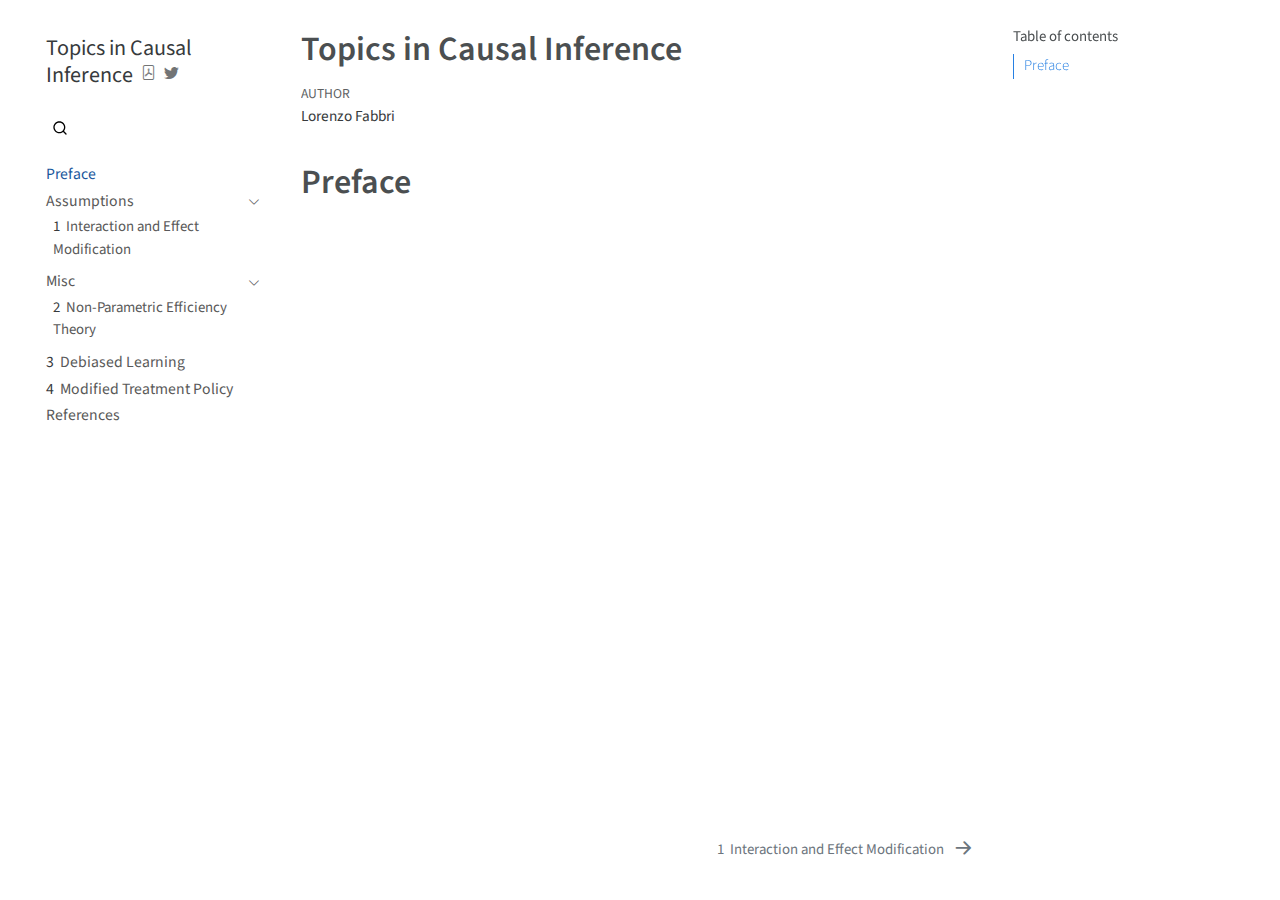
<file: _book/index.html>
<!DOCTYPE html>
<html xmlns="http://www.w3.org/1999/xhtml" lang="en" xml:lang="en"><head>

<meta charset="utf-8">
<meta name="generator" content="quarto-99.9.9">

<meta name="viewport" content="width=device-width, initial-scale=1.0, user-scalable=yes">

<meta name="author" content="Lorenzo Fabbri">

<title>Topics in Causal Inference</title>
<style>
code{white-space: pre-wrap;}
span.smallcaps{font-variant: small-caps;}
div.columns{display: flex; gap: min(4vw, 1.5em);}
div.column{flex: auto; overflow-x: auto;}
div.hanging-indent{margin-left: 1.5em; text-indent: -1.5em;}
ul.task-list{list-style: none;}
ul.task-list li input[type="checkbox"] {
  width: 0.8em;
  margin: 0 0.8em 0.2em -1em; /* quarto-specific, see https://github.com/quarto-dev/quarto-cli/issues/4556 */ 
  vertical-align: middle;
}
</style>


<script src="site_libs/quarto-nav/quarto-nav.js"></script>
<script src="site_libs/quarto-nav/headroom.min.js"></script>
<script src="site_libs/clipboard/clipboard.min.js"></script>
<script src="site_libs/quarto-search/autocomplete.umd.js"></script>
<script src="site_libs/quarto-search/fuse.min.js"></script>
<script src="site_libs/quarto-search/quarto-search.js"></script>
<meta name="quarto:offset" content="./">
<link href="./chapters/assumptions.html" rel="next">
<script src="site_libs/quarto-html/quarto.js"></script>
<script src="site_libs/quarto-html/popper.min.js"></script>
<script src="site_libs/quarto-html/tippy.umd.min.js"></script>
<script src="site_libs/quarto-html/anchor.min.js"></script>
<link href="site_libs/quarto-html/tippy.css" rel="stylesheet">
<link href="site_libs/quarto-html/quarto-syntax-highlighting.css" rel="stylesheet" id="quarto-text-highlighting-styles">
<script src="site_libs/bootstrap/bootstrap.min.js"></script>
<link href="site_libs/bootstrap/bootstrap-icons.css" rel="stylesheet">
<link href="site_libs/bootstrap/bootstrap.min.css" rel="stylesheet" id="quarto-bootstrap" data-mode="light">
<script id="quarto-search-options" type="application/json">{
  "location": "navbar",
  "copy-button": false,
  "collapse-after": 3,
  "panel-placement": "end",
  "type": "overlay",
  "limit": 20,
  "language": {
    "search-no-results-text": "No results",
    "search-matching-documents-text": "matching documents",
    "search-copy-link-title": "Copy link to search",
    "search-hide-matches-text": "Hide additional matches",
    "search-more-match-text": "more match in this document",
    "search-more-matches-text": "more matches in this document",
    "search-clear-button-title": "Clear",
    "search-detached-cancel-button-title": "Cancel",
    "search-submit-button-title": "Submit"
  }
}</script>


</head>

<body class="nav-sidebar floating">

<div id="quarto-search-results"></div>
  <header id="quarto-header" class="headroom fixed-top">
  <nav class="quarto-secondary-nav">
    <div class="container-fluid d-flex">
      <button type="button" class="quarto-btn-toggle btn" data-bs-toggle="collapse" data-bs-target="#quarto-sidebar,#quarto-sidebar-glass" aria-controls="quarto-sidebar" aria-expanded="false" aria-label="Toggle sidebar navigation" onclick="if (window.quartoToggleHeadroom) { window.quartoToggleHeadroom(); }">
        <i class="bi bi-layout-text-sidebar-reverse"></i>
      </button>
      <nav class="quarto-page-breadcrumbs" aria-label="breadcrumb"><ol class="breadcrumb"><li class="breadcrumb-item"><a href="./index.html">Preface</a></li></ol></nav>
      <a class="flex-grow-1" role="button" data-bs-toggle="collapse" data-bs-target="#quarto-sidebar,#quarto-sidebar-glass" aria-controls="quarto-sidebar" aria-expanded="false" aria-label="Toggle sidebar navigation" onclick="if (window.quartoToggleHeadroom) { window.quartoToggleHeadroom(); }">      
      </a>
      <button type="button" class="btn quarto-search-button" aria-label="Search" onclick="window.quartoOpenSearch();">
        <i class="bi bi-search"></i>
      </button>
    </div>
  </nav>
</header>
<!-- content -->
<div id="quarto-content" class="quarto-container page-columns page-rows-contents page-layout-article">
<!-- sidebar -->
  <nav id="quarto-sidebar" class="sidebar collapse collapse-horizontal sidebar-navigation floating overflow-auto">
    <div class="pt-lg-2 mt-2 text-left sidebar-header">
    <div class="sidebar-title mb-0 py-0">
      <a href="./">Topics in Causal Inference</a> 
        <div class="sidebar-tools-main">
    <a href="./Topics-in-Causal-Inference.pdf" title="Download PDF" class="quarto-navigation-tool px-1" aria-label="Download PDF"><i class="bi bi-file-pdf"></i></a>
    <a href="https://twitter.com/intent/tweet?url=|url|" title="Twitter" class="quarto-navigation-tool px-1" aria-label="Twitter"><i class="bi bi-twitter"></i></a>
</div>
    </div>
      </div>
        <div class="mt-2 flex-shrink-0 align-items-center">
        <div class="sidebar-search">
        <div id="quarto-search" class="" title="Search"></div>
        </div>
        </div>
    <div class="sidebar-menu-container"> 
    <ul class="list-unstyled mt-1">
        <li class="sidebar-item">
  <div class="sidebar-item-container"> 
  <a href="./index.html" class="sidebar-item-text sidebar-link active">
 <span class="menu-text">Preface</span></a>
  </div>
</li>
        <li class="sidebar-item sidebar-item-section">
      <div class="sidebar-item-container"> 
            <a class="sidebar-item-text sidebar-link text-start" data-bs-toggle="collapse" data-bs-target="#quarto-sidebar-section-1" aria-expanded="true">
 <span class="menu-text">Assumptions</span></a>
          <a class="sidebar-item-toggle text-start" data-bs-toggle="collapse" data-bs-target="#quarto-sidebar-section-1" aria-expanded="true" aria-label="Toggle section">
            <i class="bi bi-chevron-right ms-2"></i>
          </a> 
      </div>
      <ul id="quarto-sidebar-section-1" class="collapse list-unstyled sidebar-section depth1 show">  
          <li class="sidebar-item">
  <div class="sidebar-item-container"> 
  <a href="./chapters/assumptions.html" class="sidebar-item-text sidebar-link">
 <span class="menu-text"><span class="chapter-number">1</span>&nbsp; <span class="chapter-title">Interaction and Effect Modification</span></span></a>
  </div>
</li>
      </ul>
  </li>
        <li class="sidebar-item sidebar-item-section">
      <div class="sidebar-item-container"> 
            <a class="sidebar-item-text sidebar-link text-start" data-bs-toggle="collapse" data-bs-target="#quarto-sidebar-section-2" aria-expanded="true">
 <span class="menu-text">Misc</span></a>
          <a class="sidebar-item-toggle text-start" data-bs-toggle="collapse" data-bs-target="#quarto-sidebar-section-2" aria-expanded="true" aria-label="Toggle section">
            <i class="bi bi-chevron-right ms-2"></i>
          </a> 
      </div>
      <ul id="quarto-sidebar-section-2" class="collapse list-unstyled sidebar-section depth1 show">  
          <li class="sidebar-item">
  <div class="sidebar-item-container"> 
  <a href="./chapters/efficiency.html" class="sidebar-item-text sidebar-link">
 <span class="menu-text"><span class="chapter-number">2</span>&nbsp; <span class="chapter-title">Non-Parametric Efficiency Theory</span></span></a>
  </div>
</li>
      </ul>
  </li>
        <li class="sidebar-item">
  <div class="sidebar-item-container"> 
  <a href="./chapters/dr.html" class="sidebar-item-text sidebar-link">
 <span class="menu-text"><span class="chapter-number">3</span>&nbsp; <span class="chapter-title">Debiased Learning</span></span></a>
  </div>
</li>
        <li class="sidebar-item">
  <div class="sidebar-item-container"> 
  <a href="./chapters/mtp.html" class="sidebar-item-text sidebar-link">
 <span class="menu-text"><span class="chapter-number">4</span>&nbsp; <span class="chapter-title">Modified Treatment Policy</span></span></a>
  </div>
</li>
        <li class="sidebar-item">
  <div class="sidebar-item-container"> 
  <a href="./chapters/references.html" class="sidebar-item-text sidebar-link">
 <span class="menu-text">References</span></a>
  </div>
</li>
    </ul>
    </div>
</nav>
<div id="quarto-sidebar-glass" data-bs-toggle="collapse" data-bs-target="#quarto-sidebar,#quarto-sidebar-glass"></div>
<!-- margin-sidebar -->
    <div id="quarto-margin-sidebar" class="sidebar margin-sidebar">
        <nav id="TOC" role="doc-toc" class="toc-active">
    <h2 id="toc-title">Table of contents</h2>
   
  <ul>
  <li><a href="#preface" id="toc-preface" class="nav-link active" data-scroll-target="#preface">Preface</a></li>
  </ul>
</nav>
    </div>
<!-- main -->
<main class="content" id="quarto-document-content">

<header id="title-block-header" class="quarto-title-block default">
<div class="quarto-title">
<h1 class="title">Topics in Causal Inference</h1>
</div>



<div class="quarto-title-meta">

    <div>
    <div class="quarto-title-meta-heading">Author</div>
    <div class="quarto-title-meta-contents">
             <p>Lorenzo Fabbri </p>
          </div>
  </div>
    
  
    
  </div>
  

</header>

<section id="preface" class="level1 unnumbered">
<h1 class="unnumbered">Preface</h1>


</section>

</main> <!-- /main -->
<script id="quarto-html-after-body" type="application/javascript">
window.document.addEventListener("DOMContentLoaded", function (event) {
  const toggleBodyColorMode = (bsSheetEl) => {
    const mode = bsSheetEl.getAttribute("data-mode");
    const bodyEl = window.document.querySelector("body");
    if (mode === "dark") {
      bodyEl.classList.add("quarto-dark");
      bodyEl.classList.remove("quarto-light");
    } else {
      bodyEl.classList.add("quarto-light");
      bodyEl.classList.remove("quarto-dark");
    }
  }
  const toggleBodyColorPrimary = () => {
    const bsSheetEl = window.document.querySelector("link#quarto-bootstrap");
    if (bsSheetEl) {
      toggleBodyColorMode(bsSheetEl);
    }
  }
  toggleBodyColorPrimary();  
  const icon = "";
  const anchorJS = new window.AnchorJS();
  anchorJS.options = {
    placement: 'right',
    icon: icon
  };
  anchorJS.add('.anchored');
  const isCodeAnnotation = (el) => {
    for (const clz of el.classList) {
      if (clz.startsWith('code-annotation-')) {                     
        return true;
      }
    }
    return false;
  }
  const clipboard = new window.ClipboardJS('.code-copy-button', {
    text: function(trigger) {
      const codeEl = trigger.previousElementSibling.cloneNode(true);
      for (const childEl of codeEl.children) {
        if (isCodeAnnotation(childEl)) {
          childEl.remove();
        }
      }
      return codeEl.innerText;
    }
  });
  clipboard.on('success', function(e) {
    // button target
    const button = e.trigger;
    // don't keep focus
    button.blur();
    // flash "checked"
    button.classList.add('code-copy-button-checked');
    var currentTitle = button.getAttribute("title");
    button.setAttribute("title", "Copied!");
    let tooltip;
    if (window.bootstrap) {
      button.setAttribute("data-bs-toggle", "tooltip");
      button.setAttribute("data-bs-placement", "left");
      button.setAttribute("data-bs-title", "Copied!");
      tooltip = new bootstrap.Tooltip(button, 
        { trigger: "manual", 
          customClass: "code-copy-button-tooltip",
          offset: [0, -8]});
      tooltip.show();    
    }
    setTimeout(function() {
      if (tooltip) {
        tooltip.hide();
        button.removeAttribute("data-bs-title");
        button.removeAttribute("data-bs-toggle");
        button.removeAttribute("data-bs-placement");
      }
      button.setAttribute("title", currentTitle);
      button.classList.remove('code-copy-button-checked');
    }, 1000);
    // clear code selection
    e.clearSelection();
  });
  function tippyHover(el, contentFn) {
    const config = {
      allowHTML: true,
      content: contentFn,
      maxWidth: 500,
      delay: 100,
      arrow: false,
      appendTo: function(el) {
          return el.parentElement;
      },
      interactive: true,
      interactiveBorder: 10,
      theme: 'quarto',
      placement: 'bottom-start'
    };
    window.tippy(el, config); 
  }
  const noterefs = window.document.querySelectorAll('a[role="doc-noteref"]');
  for (var i=0; i<noterefs.length; i++) {
    const ref = noterefs[i];
    tippyHover(ref, function() {
      // use id or data attribute instead here
      let href = ref.getAttribute('data-footnote-href') || ref.getAttribute('href');
      try { href = new URL(href).hash; } catch {}
      const id = href.replace(/^#\/?/, "");
      const note = window.document.getElementById(id);
      return note.innerHTML;
    });
  }
      let selectedAnnoteEl;
      const selectorForAnnotation = ( cell, annotation) => {
        let cellAttr = 'data-code-cell="' + cell + '"';
        let lineAttr = 'data-code-annotation="' +  annotation + '"';
        const selector = 'span[' + cellAttr + '][' + lineAttr + ']';
        return selector;
      }
      const selectCodeLines = (annoteEl) => {
        const doc = window.document;
        const targetCell = annoteEl.getAttribute("data-target-cell");
        const targetAnnotation = annoteEl.getAttribute("data-target-annotation");
        const annoteSpan = window.document.querySelector(selectorForAnnotation(targetCell, targetAnnotation));
        const lines = annoteSpan.getAttribute("data-code-lines").split(",");
        const lineIds = lines.map((line) => {
          return targetCell + "-" + line;
        })
        let top = null;
        let height = null;
        let parent = null;
        if (lineIds.length > 0) {
            //compute the position of the single el (top and bottom and make a div)
            const el = window.document.getElementById(lineIds[0]);
            top = el.offsetTop;
            height = el.offsetHeight;
            parent = el.parentElement.parentElement;
          if (lineIds.length > 1) {
            const lastEl = window.document.getElementById(lineIds[lineIds.length - 1]);
            const bottom = lastEl.offsetTop + lastEl.offsetHeight;
            height = bottom - top;
          }
          if (top !== null && height !== null && parent !== null) {
            // cook up a div (if necessary) and position it 
            let div = window.document.getElementById("code-annotation-line-highlight");
            if (div === null) {
              div = window.document.createElement("div");
              div.setAttribute("id", "code-annotation-line-highlight");
              div.style.position = 'absolute';
              parent.appendChild(div);
            }
            div.style.top = top - 2 + "px";
            div.style.height = height + 4 + "px";
            let gutterDiv = window.document.getElementById("code-annotation-line-highlight-gutter");
            if (gutterDiv === null) {
              gutterDiv = window.document.createElement("div");
              gutterDiv.setAttribute("id", "code-annotation-line-highlight-gutter");
              gutterDiv.style.position = 'absolute';
              const codeCell = window.document.getElementById(targetCell);
              const gutter = codeCell.querySelector('.code-annotation-gutter');
              gutter.appendChild(gutterDiv);
            }
            gutterDiv.style.top = top - 2 + "px";
            gutterDiv.style.height = height + 4 + "px";
          }
          selectedAnnoteEl = annoteEl;
        }
      };
      const unselectCodeLines = () => {
        const elementsIds = ["code-annotation-line-highlight", "code-annotation-line-highlight-gutter"];
        elementsIds.forEach((elId) => {
          const div = window.document.getElementById(elId);
          if (div) {
            div.remove();
          }
        });
        selectedAnnoteEl = undefined;
      };
      // Attach click handler to the DT
      const annoteDls = window.document.querySelectorAll('dt[data-target-cell]');
      for (const annoteDlNode of annoteDls) {
        annoteDlNode.addEventListener('click', (event) => {
          const clickedEl = event.target;
          if (clickedEl !== selectedAnnoteEl) {
            unselectCodeLines();
            const activeEl = window.document.querySelector('dt[data-target-cell].code-annotation-active');
            if (activeEl) {
              activeEl.classList.remove('code-annotation-active');
            }
            selectCodeLines(clickedEl);
            clickedEl.classList.add('code-annotation-active');
          } else {
            // Unselect the line
            unselectCodeLines();
            clickedEl.classList.remove('code-annotation-active');
          }
        });
      }
  const findCites = (el) => {
    const parentEl = el.parentElement;
    if (parentEl) {
      const cites = parentEl.dataset.cites;
      if (cites) {
        return {
          el,
          cites: cites.split(' ')
        };
      } else {
        return findCites(el.parentElement)
      }
    } else {
      return undefined;
    }
  };
  var bibliorefs = window.document.querySelectorAll('a[role="doc-biblioref"]');
  for (var i=0; i<bibliorefs.length; i++) {
    const ref = bibliorefs[i];
    const citeInfo = findCites(ref);
    if (citeInfo) {
      tippyHover(citeInfo.el, function() {
        var popup = window.document.createElement('div');
        citeInfo.cites.forEach(function(cite) {
          var citeDiv = window.document.createElement('div');
          citeDiv.classList.add('hanging-indent');
          citeDiv.classList.add('csl-entry');
          var biblioDiv = window.document.getElementById('ref-' + cite);
          if (biblioDiv) {
            citeDiv.innerHTML = biblioDiv.innerHTML;
          }
          popup.appendChild(citeDiv);
        });
        return popup.innerHTML;
      });
    }
  }
});
</script>
<nav class="page-navigation">
  <div class="nav-page nav-page-previous">
  </div>
  <div class="nav-page nav-page-next">
      <a href="./chapters/assumptions.html" class="pagination-link">
        <span class="nav-page-text"><span class="chapter-number">1</span>&nbsp; <span class="chapter-title">Interaction and Effect Modification</span></span> <i class="bi bi-arrow-right-short"></i>
      </a>
  </div>
</nav>
</div> <!-- /content -->



</body></html>
</file>
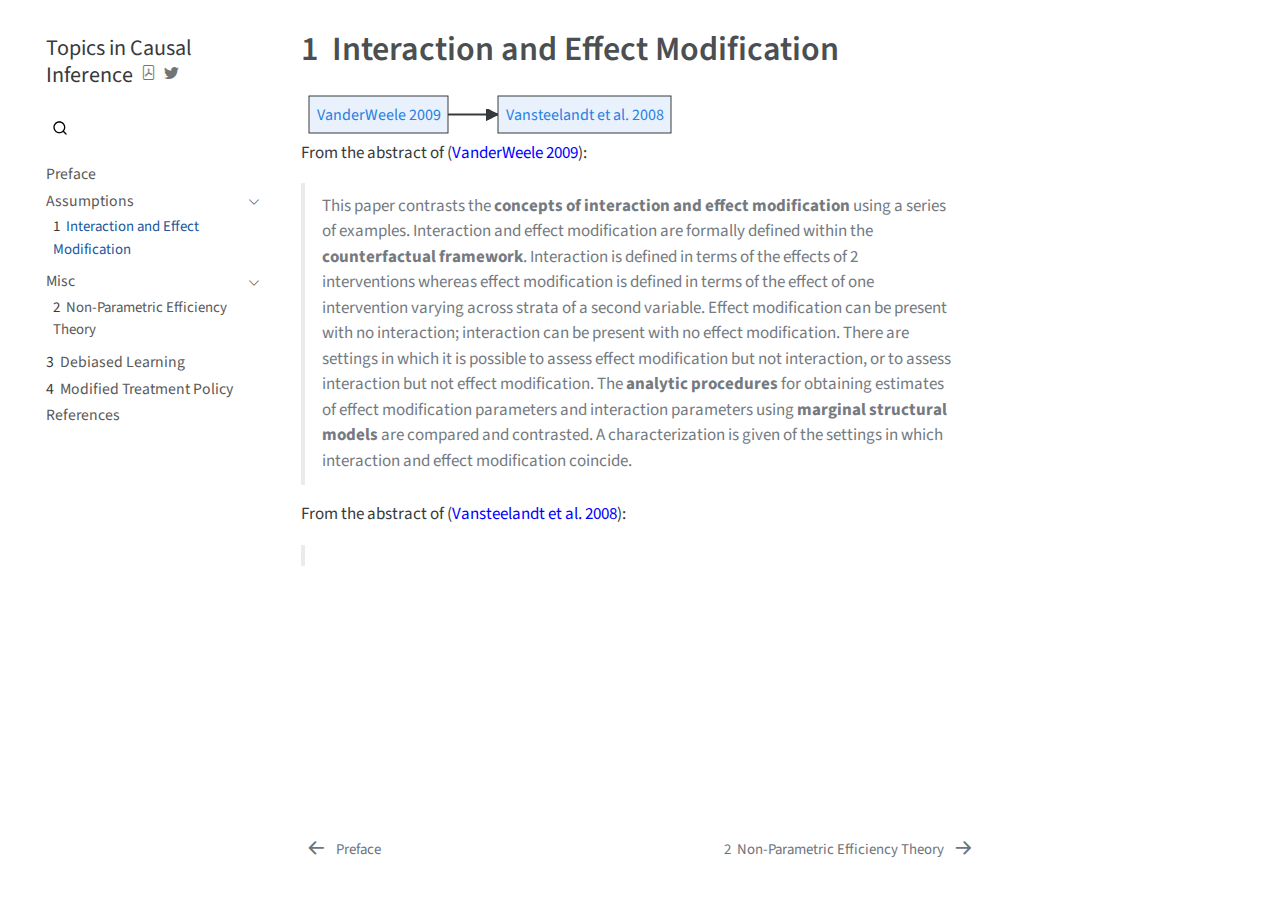
<file: _book/chapters/assumptions.html>
<!DOCTYPE html>
<html xmlns="http://www.w3.org/1999/xhtml" lang="en" xml:lang="en"><head>

<meta charset="utf-8">
<meta name="generator" content="quarto-99.9.9">

<meta name="viewport" content="width=device-width, initial-scale=1.0, user-scalable=yes">


<title>Topics in Causal Inference - 1&nbsp; Interaction and Effect Modification</title>
<style>
code{white-space: pre-wrap;}
span.smallcaps{font-variant: small-caps;}
div.columns{display: flex; gap: min(4vw, 1.5em);}
div.column{flex: auto; overflow-x: auto;}
div.hanging-indent{margin-left: 1.5em; text-indent: -1.5em;}
ul.task-list{list-style: none;}
ul.task-list li input[type="checkbox"] {
  width: 0.8em;
  margin: 0 0.8em 0.2em -1em; /* quarto-specific, see https://github.com/quarto-dev/quarto-cli/issues/4556 */ 
  vertical-align: middle;
}
/* CSS for citations */
div.csl-bib-body { }
div.csl-entry {
  clear: both;
}
.hanging-indent div.csl-entry {
  margin-left:2em;
  text-indent:-2em;
}
div.csl-left-margin {
  min-width:2em;
  float:left;
}
div.csl-right-inline {
  margin-left:2em;
  padding-left:1em;
}
div.csl-indent {
  margin-left: 2em;
}</style>


<script src="../site_libs/quarto-nav/quarto-nav.js"></script>
<script src="../site_libs/quarto-nav/headroom.min.js"></script>
<script src="../site_libs/clipboard/clipboard.min.js"></script>
<script src="../site_libs/quarto-search/autocomplete.umd.js"></script>
<script src="../site_libs/quarto-search/fuse.min.js"></script>
<script src="../site_libs/quarto-search/quarto-search.js"></script>
<meta name="quarto:offset" content="../">
<link href="../chapters/efficiency.html" rel="next">
<link href="../index.html" rel="prev">
<script src="../site_libs/quarto-html/quarto.js"></script>
<script src="../site_libs/quarto-html/popper.min.js"></script>
<script src="../site_libs/quarto-html/tippy.umd.min.js"></script>
<script src="../site_libs/quarto-html/anchor.min.js"></script>
<link href="../site_libs/quarto-html/tippy.css" rel="stylesheet">
<link href="../site_libs/quarto-html/quarto-syntax-highlighting.css" rel="stylesheet" id="quarto-text-highlighting-styles">
<script src="../site_libs/bootstrap/bootstrap.min.js"></script>
<link href="../site_libs/bootstrap/bootstrap-icons.css" rel="stylesheet">
<link href="../site_libs/bootstrap/bootstrap.min.css" rel="stylesheet" id="quarto-bootstrap" data-mode="light">
<script id="quarto-search-options" type="application/json">{
  "location": "navbar",
  "copy-button": false,
  "collapse-after": 3,
  "panel-placement": "end",
  "type": "overlay",
  "limit": 20,
  "language": {
    "search-no-results-text": "No results",
    "search-matching-documents-text": "matching documents",
    "search-copy-link-title": "Copy link to search",
    "search-hide-matches-text": "Hide additional matches",
    "search-more-match-text": "more match in this document",
    "search-more-matches-text": "more matches in this document",
    "search-clear-button-title": "Clear",
    "search-detached-cancel-button-title": "Cancel",
    "search-submit-button-title": "Submit"
  }
}</script>
<script src="../site_libs/quarto-diagram/mermaid.min.js"></script>
<script src="../site_libs/quarto-diagram/mermaid-init.js"></script>
<link href="../site_libs/quarto-diagram/mermaid.css" rel="stylesheet">


</head>

<body class="nav-sidebar floating">

<div id="quarto-search-results"></div>
  <header id="quarto-header" class="headroom fixed-top">
  <nav class="quarto-secondary-nav">
    <div class="container-fluid d-flex">
      <button type="button" class="quarto-btn-toggle btn" data-bs-toggle="collapse" data-bs-target="#quarto-sidebar,#quarto-sidebar-glass" aria-controls="quarto-sidebar" aria-expanded="false" aria-label="Toggle sidebar navigation" onclick="if (window.quartoToggleHeadroom) { window.quartoToggleHeadroom(); }">
        <i class="bi bi-layout-text-sidebar-reverse"></i>
      </button>
      <nav class="quarto-page-breadcrumbs" aria-label="breadcrumb"><ol class="breadcrumb"><li class="breadcrumb-item"><a href="../chapters/assumptions.html">Assumptions</a></li><li class="breadcrumb-item"><a href="../chapters/assumptions.html"><span class="chapter-number">1</span>&nbsp; <span class="chapter-title">Interaction and Effect Modification</span></a></li></ol></nav>
      <a class="flex-grow-1" role="button" data-bs-toggle="collapse" data-bs-target="#quarto-sidebar,#quarto-sidebar-glass" aria-controls="quarto-sidebar" aria-expanded="false" aria-label="Toggle sidebar navigation" onclick="if (window.quartoToggleHeadroom) { window.quartoToggleHeadroom(); }">      
      </a>
      <button type="button" class="btn quarto-search-button" aria-label="Search" onclick="window.quartoOpenSearch();">
        <i class="bi bi-search"></i>
      </button>
    </div>
  </nav>
</header>
<!-- content -->
<div id="quarto-content" class="quarto-container page-columns page-rows-contents page-layout-article">
<!-- sidebar -->
  <nav id="quarto-sidebar" class="sidebar collapse collapse-horizontal sidebar-navigation floating overflow-auto">
    <div class="pt-lg-2 mt-2 text-left sidebar-header">
    <div class="sidebar-title mb-0 py-0">
      <a href="../">Topics in Causal Inference</a> 
        <div class="sidebar-tools-main">
    <a href="../Topics-in-Causal-Inference.pdf" title="Download PDF" class="quarto-navigation-tool px-1" aria-label="Download PDF"><i class="bi bi-file-pdf"></i></a>
    <a href="https://twitter.com/intent/tweet?url=|url|" title="Twitter" class="quarto-navigation-tool px-1" aria-label="Twitter"><i class="bi bi-twitter"></i></a>
</div>
    </div>
      </div>
        <div class="mt-2 flex-shrink-0 align-items-center">
        <div class="sidebar-search">
        <div id="quarto-search" class="" title="Search"></div>
        </div>
        </div>
    <div class="sidebar-menu-container"> 
    <ul class="list-unstyled mt-1">
        <li class="sidebar-item">
  <div class="sidebar-item-container"> 
  <a href="../index.html" class="sidebar-item-text sidebar-link">
 <span class="menu-text">Preface</span></a>
  </div>
</li>
        <li class="sidebar-item sidebar-item-section">
      <div class="sidebar-item-container"> 
            <a class="sidebar-item-text sidebar-link text-start" data-bs-toggle="collapse" data-bs-target="#quarto-sidebar-section-1" aria-expanded="true">
 <span class="menu-text">Assumptions</span></a>
          <a class="sidebar-item-toggle text-start" data-bs-toggle="collapse" data-bs-target="#quarto-sidebar-section-1" aria-expanded="true" aria-label="Toggle section">
            <i class="bi bi-chevron-right ms-2"></i>
          </a> 
      </div>
      <ul id="quarto-sidebar-section-1" class="collapse list-unstyled sidebar-section depth1 show">  
          <li class="sidebar-item">
  <div class="sidebar-item-container"> 
  <a href="../chapters/assumptions.html" class="sidebar-item-text sidebar-link active">
 <span class="menu-text"><span class="chapter-number">1</span>&nbsp; <span class="chapter-title">Interaction and Effect Modification</span></span></a>
  </div>
</li>
      </ul>
  </li>
        <li class="sidebar-item sidebar-item-section">
      <div class="sidebar-item-container"> 
            <a class="sidebar-item-text sidebar-link text-start" data-bs-toggle="collapse" data-bs-target="#quarto-sidebar-section-2" aria-expanded="true">
 <span class="menu-text">Misc</span></a>
          <a class="sidebar-item-toggle text-start" data-bs-toggle="collapse" data-bs-target="#quarto-sidebar-section-2" aria-expanded="true" aria-label="Toggle section">
            <i class="bi bi-chevron-right ms-2"></i>
          </a> 
      </div>
      <ul id="quarto-sidebar-section-2" class="collapse list-unstyled sidebar-section depth1 show">  
          <li class="sidebar-item">
  <div class="sidebar-item-container"> 
  <a href="../chapters/efficiency.html" class="sidebar-item-text sidebar-link">
 <span class="menu-text"><span class="chapter-number">2</span>&nbsp; <span class="chapter-title">Non-Parametric Efficiency Theory</span></span></a>
  </div>
</li>
      </ul>
  </li>
        <li class="sidebar-item">
  <div class="sidebar-item-container"> 
  <a href="../chapters/dr.html" class="sidebar-item-text sidebar-link">
 <span class="menu-text"><span class="chapter-number">3</span>&nbsp; <span class="chapter-title">Debiased Learning</span></span></a>
  </div>
</li>
        <li class="sidebar-item">
  <div class="sidebar-item-container"> 
  <a href="../chapters/mtp.html" class="sidebar-item-text sidebar-link">
 <span class="menu-text"><span class="chapter-number">4</span>&nbsp; <span class="chapter-title">Modified Treatment Policy</span></span></a>
  </div>
</li>
        <li class="sidebar-item">
  <div class="sidebar-item-container"> 
  <a href="../chapters/references.html" class="sidebar-item-text sidebar-link">
 <span class="menu-text">References</span></a>
  </div>
</li>
    </ul>
    </div>
</nav>
<div id="quarto-sidebar-glass" data-bs-toggle="collapse" data-bs-target="#quarto-sidebar,#quarto-sidebar-glass"></div>
<!-- margin-sidebar -->
    <div id="quarto-margin-sidebar" class="sidebar margin-sidebar">
        
    </div>
<!-- main -->
<main class="content" id="quarto-document-content">

<header id="title-block-header" class="quarto-title-block default">
<div class="quarto-title">
<h1 class="title"><span class="chapter-number">1</span>&nbsp; <span class="chapter-title">Interaction and Effect Modification</span></h1>
</div>



<div class="quarto-title-meta">

    
  
    
  </div>
  

</header>

<div class="cell">
<div class="cell-output-display">
<div>
<div>
<pre class="mermaid mermaid-js">flowchart LR
  VanderWeele2009a[VanderWeele 2009] --&gt; VansteelandtVanderWeeleTchetgen:2008[Vansteelandt et al. 2008]
</pre>
</div>
</div>
</div>
</div>
<p>From the abstract of <span class="citation" data-cites="VanderWeele:2009a">(<a href="references.html#ref-VanderWeele:2009a" role="doc-biblioref">VanderWeele 2009</a>)</span>:</p>
<blockquote class="blockquote">
<p>This paper contrasts the <strong>concepts of interaction and effect modification</strong> using a series of examples. Interaction and effect modification are formally defined within the <strong>counterfactual framework</strong>. Interaction is defined in terms of the effects of 2 interventions whereas effect modification is defined in terms of the effect of one intervention varying across strata of a second variable. Effect modification can be present with no interaction; interaction can be present with no effect modification. There are settings in which it is possible to assess effect modification but not interaction, or to assess interaction but not effect modification. The <strong>analytic procedures</strong> for obtaining estimates of effect modification parameters and interaction parameters using <strong>marginal structural models</strong> are compared and contrasted. A characterization is given of the settings in which interaction and effect modification coincide.</p>
</blockquote>
<p>From the abstract of <span class="citation" data-cites="VansteelandtVanderWeeleTchetgen:2008">(<a href="references.html#ref-VansteelandtVanderWeeleTchetgen:2008" role="doc-biblioref">Vansteelandt et al. 2008</a>)</span>:</p>
<blockquote class="blockquote">

</blockquote>


<div id="refs" class="references csl-bib-body hanging-indent" role="list" style="display: none">
<div id="ref-VanderWeele:2009a" class="csl-entry" role="listitem">
VanderWeele, Tyler J. 2009. <span>“On the <span>Distinction Between Interaction</span> and <span>Effect Modification</span>.”</span> <em>Epidemiology</em> 20 (6): 863. <a href="https://doi.org/10.1097/EDE.0b013e3181ba333c">https://doi.org/10.1097/EDE.0b013e3181ba333c</a>.
</div>
<div id="ref-VansteelandtVanderWeeleTchetgen:2008" class="csl-entry" role="listitem">
Vansteelandt, Stijn, Tyler J. VanderWeele, Eric J. Tchetgen, and James M. Robins. 2008. <span>“Multiply <span>Robust Inference</span> for <span>Statistical Interactions</span>.”</span> <em>Journal of the American Statistical Association</em> 103 (484): 1693–1704. <a href="https://doi.org/10.1198/016214508000001084">https://doi.org/10.1198/016214508000001084</a>.
</div>
</div>

</main> <!-- /main -->
<script id="quarto-html-after-body" type="application/javascript">
window.document.addEventListener("DOMContentLoaded", function (event) {
  const toggleBodyColorMode = (bsSheetEl) => {
    const mode = bsSheetEl.getAttribute("data-mode");
    const bodyEl = window.document.querySelector("body");
    if (mode === "dark") {
      bodyEl.classList.add("quarto-dark");
      bodyEl.classList.remove("quarto-light");
    } else {
      bodyEl.classList.add("quarto-light");
      bodyEl.classList.remove("quarto-dark");
    }
  }
  const toggleBodyColorPrimary = () => {
    const bsSheetEl = window.document.querySelector("link#quarto-bootstrap");
    if (bsSheetEl) {
      toggleBodyColorMode(bsSheetEl);
    }
  }
  toggleBodyColorPrimary();  
  const icon = "";
  const anchorJS = new window.AnchorJS();
  anchorJS.options = {
    placement: 'right',
    icon: icon
  };
  anchorJS.add('.anchored');
  const isCodeAnnotation = (el) => {
    for (const clz of el.classList) {
      if (clz.startsWith('code-annotation-')) {                     
        return true;
      }
    }
    return false;
  }
  const clipboard = new window.ClipboardJS('.code-copy-button', {
    text: function(trigger) {
      const codeEl = trigger.previousElementSibling.cloneNode(true);
      for (const childEl of codeEl.children) {
        if (isCodeAnnotation(childEl)) {
          childEl.remove();
        }
      }
      return codeEl.innerText;
    }
  });
  clipboard.on('success', function(e) {
    // button target
    const button = e.trigger;
    // don't keep focus
    button.blur();
    // flash "checked"
    button.classList.add('code-copy-button-checked');
    var currentTitle = button.getAttribute("title");
    button.setAttribute("title", "Copied!");
    let tooltip;
    if (window.bootstrap) {
      button.setAttribute("data-bs-toggle", "tooltip");
      button.setAttribute("data-bs-placement", "left");
      button.setAttribute("data-bs-title", "Copied!");
      tooltip = new bootstrap.Tooltip(button, 
        { trigger: "manual", 
          customClass: "code-copy-button-tooltip",
          offset: [0, -8]});
      tooltip.show();    
    }
    setTimeout(function() {
      if (tooltip) {
        tooltip.hide();
        button.removeAttribute("data-bs-title");
        button.removeAttribute("data-bs-toggle");
        button.removeAttribute("data-bs-placement");
      }
      button.setAttribute("title", currentTitle);
      button.classList.remove('code-copy-button-checked');
    }, 1000);
    // clear code selection
    e.clearSelection();
  });
  function tippyHover(el, contentFn) {
    const config = {
      allowHTML: true,
      content: contentFn,
      maxWidth: 500,
      delay: 100,
      arrow: false,
      appendTo: function(el) {
          return el.parentElement;
      },
      interactive: true,
      interactiveBorder: 10,
      theme: 'quarto',
      placement: 'bottom-start'
    };
    window.tippy(el, config); 
  }
  const noterefs = window.document.querySelectorAll('a[role="doc-noteref"]');
  for (var i=0; i<noterefs.length; i++) {
    const ref = noterefs[i];
    tippyHover(ref, function() {
      // use id or data attribute instead here
      let href = ref.getAttribute('data-footnote-href') || ref.getAttribute('href');
      try { href = new URL(href).hash; } catch {}
      const id = href.replace(/^#\/?/, "");
      const note = window.document.getElementById(id);
      return note.innerHTML;
    });
  }
      let selectedAnnoteEl;
      const selectorForAnnotation = ( cell, annotation) => {
        let cellAttr = 'data-code-cell="' + cell + '"';
        let lineAttr = 'data-code-annotation="' +  annotation + '"';
        const selector = 'span[' + cellAttr + '][' + lineAttr + ']';
        return selector;
      }
      const selectCodeLines = (annoteEl) => {
        const doc = window.document;
        const targetCell = annoteEl.getAttribute("data-target-cell");
        const targetAnnotation = annoteEl.getAttribute("data-target-annotation");
        const annoteSpan = window.document.querySelector(selectorForAnnotation(targetCell, targetAnnotation));
        const lines = annoteSpan.getAttribute("data-code-lines").split(",");
        const lineIds = lines.map((line) => {
          return targetCell + "-" + line;
        })
        let top = null;
        let height = null;
        let parent = null;
        if (lineIds.length > 0) {
            //compute the position of the single el (top and bottom and make a div)
            const el = window.document.getElementById(lineIds[0]);
            top = el.offsetTop;
            height = el.offsetHeight;
            parent = el.parentElement.parentElement;
          if (lineIds.length > 1) {
            const lastEl = window.document.getElementById(lineIds[lineIds.length - 1]);
            const bottom = lastEl.offsetTop + lastEl.offsetHeight;
            height = bottom - top;
          }
          if (top !== null && height !== null && parent !== null) {
            // cook up a div (if necessary) and position it 
            let div = window.document.getElementById("code-annotation-line-highlight");
            if (div === null) {
              div = window.document.createElement("div");
              div.setAttribute("id", "code-annotation-line-highlight");
              div.style.position = 'absolute';
              parent.appendChild(div);
            }
            div.style.top = top - 2 + "px";
            div.style.height = height + 4 + "px";
            let gutterDiv = window.document.getElementById("code-annotation-line-highlight-gutter");
            if (gutterDiv === null) {
              gutterDiv = window.document.createElement("div");
              gutterDiv.setAttribute("id", "code-annotation-line-highlight-gutter");
              gutterDiv.style.position = 'absolute';
              const codeCell = window.document.getElementById(targetCell);
              const gutter = codeCell.querySelector('.code-annotation-gutter');
              gutter.appendChild(gutterDiv);
            }
            gutterDiv.style.top = top - 2 + "px";
            gutterDiv.style.height = height + 4 + "px";
          }
          selectedAnnoteEl = annoteEl;
        }
      };
      const unselectCodeLines = () => {
        const elementsIds = ["code-annotation-line-highlight", "code-annotation-line-highlight-gutter"];
        elementsIds.forEach((elId) => {
          const div = window.document.getElementById(elId);
          if (div) {
            div.remove();
          }
        });
        selectedAnnoteEl = undefined;
      };
      // Attach click handler to the DT
      const annoteDls = window.document.querySelectorAll('dt[data-target-cell]');
      for (const annoteDlNode of annoteDls) {
        annoteDlNode.addEventListener('click', (event) => {
          const clickedEl = event.target;
          if (clickedEl !== selectedAnnoteEl) {
            unselectCodeLines();
            const activeEl = window.document.querySelector('dt[data-target-cell].code-annotation-active');
            if (activeEl) {
              activeEl.classList.remove('code-annotation-active');
            }
            selectCodeLines(clickedEl);
            clickedEl.classList.add('code-annotation-active');
          } else {
            // Unselect the line
            unselectCodeLines();
            clickedEl.classList.remove('code-annotation-active');
          }
        });
      }
  const findCites = (el) => {
    const parentEl = el.parentElement;
    if (parentEl) {
      const cites = parentEl.dataset.cites;
      if (cites) {
        return {
          el,
          cites: cites.split(' ')
        };
      } else {
        return findCites(el.parentElement)
      }
    } else {
      return undefined;
    }
  };
  var bibliorefs = window.document.querySelectorAll('a[role="doc-biblioref"]');
  for (var i=0; i<bibliorefs.length; i++) {
    const ref = bibliorefs[i];
    const citeInfo = findCites(ref);
    if (citeInfo) {
      tippyHover(citeInfo.el, function() {
        var popup = window.document.createElement('div');
        citeInfo.cites.forEach(function(cite) {
          var citeDiv = window.document.createElement('div');
          citeDiv.classList.add('hanging-indent');
          citeDiv.classList.add('csl-entry');
          var biblioDiv = window.document.getElementById('ref-' + cite);
          if (biblioDiv) {
            citeDiv.innerHTML = biblioDiv.innerHTML;
          }
          popup.appendChild(citeDiv);
        });
        return popup.innerHTML;
      });
    }
  }
});
</script>
<nav class="page-navigation">
  <div class="nav-page nav-page-previous">
      <a href="../index.html" class="pagination-link">
        <i class="bi bi-arrow-left-short"></i> <span class="nav-page-text">Preface</span>
      </a>          
  </div>
  <div class="nav-page nav-page-next">
      <a href="../chapters/efficiency.html" class="pagination-link">
        <span class="nav-page-text"><span class="chapter-number">2</span>&nbsp; <span class="chapter-title">Non-Parametric Efficiency Theory</span></span> <i class="bi bi-arrow-right-short"></i>
      </a>
  </div>
</nav>
</div> <!-- /content -->



</body></html>
</file>
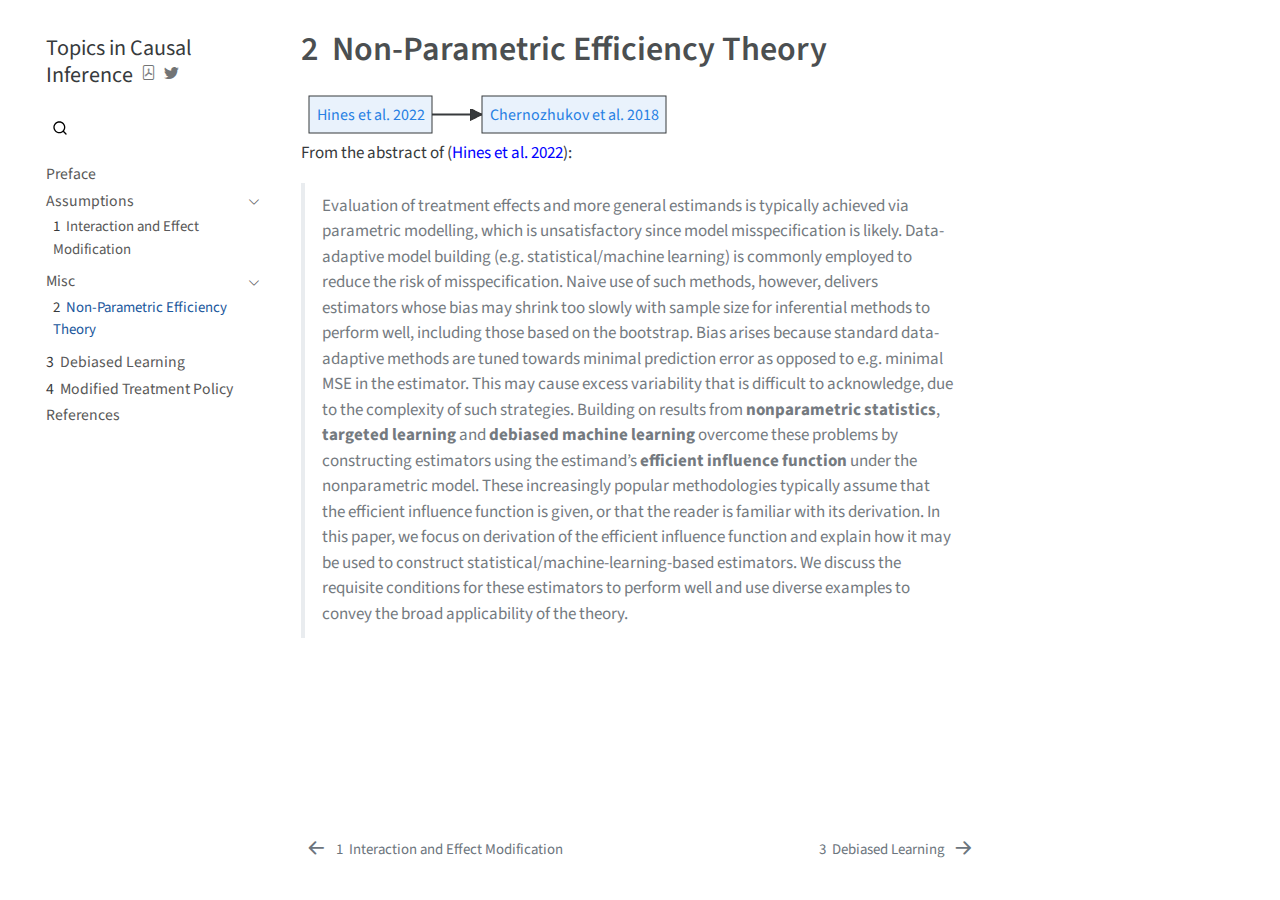
<file: _book/chapters/efficiency.html>
<!DOCTYPE html>
<html xmlns="http://www.w3.org/1999/xhtml" lang="en" xml:lang="en"><head>

<meta charset="utf-8">
<meta name="generator" content="quarto-99.9.9">

<meta name="viewport" content="width=device-width, initial-scale=1.0, user-scalable=yes">


<title>Topics in Causal Inference - 2&nbsp; Non-Parametric Efficiency Theory</title>
<style>
code{white-space: pre-wrap;}
span.smallcaps{font-variant: small-caps;}
div.columns{display: flex; gap: min(4vw, 1.5em);}
div.column{flex: auto; overflow-x: auto;}
div.hanging-indent{margin-left: 1.5em; text-indent: -1.5em;}
ul.task-list{list-style: none;}
ul.task-list li input[type="checkbox"] {
  width: 0.8em;
  margin: 0 0.8em 0.2em -1em; /* quarto-specific, see https://github.com/quarto-dev/quarto-cli/issues/4556 */ 
  vertical-align: middle;
}
/* CSS for citations */
div.csl-bib-body { }
div.csl-entry {
  clear: both;
}
.hanging-indent div.csl-entry {
  margin-left:2em;
  text-indent:-2em;
}
div.csl-left-margin {
  min-width:2em;
  float:left;
}
div.csl-right-inline {
  margin-left:2em;
  padding-left:1em;
}
div.csl-indent {
  margin-left: 2em;
}</style>


<script src="../site_libs/quarto-nav/quarto-nav.js"></script>
<script src="../site_libs/quarto-nav/headroom.min.js"></script>
<script src="../site_libs/clipboard/clipboard.min.js"></script>
<script src="../site_libs/quarto-search/autocomplete.umd.js"></script>
<script src="../site_libs/quarto-search/fuse.min.js"></script>
<script src="../site_libs/quarto-search/quarto-search.js"></script>
<meta name="quarto:offset" content="../">
<link href="../chapters/dr.html" rel="next">
<link href="../chapters/assumptions.html" rel="prev">
<script src="../site_libs/quarto-html/quarto.js"></script>
<script src="../site_libs/quarto-html/popper.min.js"></script>
<script src="../site_libs/quarto-html/tippy.umd.min.js"></script>
<script src="../site_libs/quarto-html/anchor.min.js"></script>
<link href="../site_libs/quarto-html/tippy.css" rel="stylesheet">
<link href="../site_libs/quarto-html/quarto-syntax-highlighting.css" rel="stylesheet" id="quarto-text-highlighting-styles">
<script src="../site_libs/bootstrap/bootstrap.min.js"></script>
<link href="../site_libs/bootstrap/bootstrap-icons.css" rel="stylesheet">
<link href="../site_libs/bootstrap/bootstrap.min.css" rel="stylesheet" id="quarto-bootstrap" data-mode="light">
<script id="quarto-search-options" type="application/json">{
  "location": "navbar",
  "copy-button": false,
  "collapse-after": 3,
  "panel-placement": "end",
  "type": "overlay",
  "limit": 20,
  "language": {
    "search-no-results-text": "No results",
    "search-matching-documents-text": "matching documents",
    "search-copy-link-title": "Copy link to search",
    "search-hide-matches-text": "Hide additional matches",
    "search-more-match-text": "more match in this document",
    "search-more-matches-text": "more matches in this document",
    "search-clear-button-title": "Clear",
    "search-detached-cancel-button-title": "Cancel",
    "search-submit-button-title": "Submit"
  }
}</script>
<script src="../site_libs/quarto-diagram/mermaid.min.js"></script>
<script src="../site_libs/quarto-diagram/mermaid-init.js"></script>
<link href="../site_libs/quarto-diagram/mermaid.css" rel="stylesheet">


</head>

<body class="nav-sidebar floating">

<div id="quarto-search-results"></div>
  <header id="quarto-header" class="headroom fixed-top">
  <nav class="quarto-secondary-nav">
    <div class="container-fluid d-flex">
      <button type="button" class="quarto-btn-toggle btn" data-bs-toggle="collapse" data-bs-target="#quarto-sidebar,#quarto-sidebar-glass" aria-controls="quarto-sidebar" aria-expanded="false" aria-label="Toggle sidebar navigation" onclick="if (window.quartoToggleHeadroom) { window.quartoToggleHeadroom(); }">
        <i class="bi bi-layout-text-sidebar-reverse"></i>
      </button>
      <nav class="quarto-page-breadcrumbs" aria-label="breadcrumb"><ol class="breadcrumb"><li class="breadcrumb-item"><a href="../chapters/efficiency.html">Misc</a></li><li class="breadcrumb-item"><a href="../chapters/efficiency.html"><span class="chapter-number">2</span>&nbsp; <span class="chapter-title">Non-Parametric Efficiency Theory</span></a></li></ol></nav>
      <a class="flex-grow-1" role="button" data-bs-toggle="collapse" data-bs-target="#quarto-sidebar,#quarto-sidebar-glass" aria-controls="quarto-sidebar" aria-expanded="false" aria-label="Toggle sidebar navigation" onclick="if (window.quartoToggleHeadroom) { window.quartoToggleHeadroom(); }">      
      </a>
      <button type="button" class="btn quarto-search-button" aria-label="Search" onclick="window.quartoOpenSearch();">
        <i class="bi bi-search"></i>
      </button>
    </div>
  </nav>
</header>
<!-- content -->
<div id="quarto-content" class="quarto-container page-columns page-rows-contents page-layout-article">
<!-- sidebar -->
  <nav id="quarto-sidebar" class="sidebar collapse collapse-horizontal sidebar-navigation floating overflow-auto">
    <div class="pt-lg-2 mt-2 text-left sidebar-header">
    <div class="sidebar-title mb-0 py-0">
      <a href="../">Topics in Causal Inference</a> 
        <div class="sidebar-tools-main">
    <a href="../Topics-in-Causal-Inference.pdf" title="Download PDF" class="quarto-navigation-tool px-1" aria-label="Download PDF"><i class="bi bi-file-pdf"></i></a>
    <a href="https://twitter.com/intent/tweet?url=|url|" title="Twitter" class="quarto-navigation-tool px-1" aria-label="Twitter"><i class="bi bi-twitter"></i></a>
</div>
    </div>
      </div>
        <div class="mt-2 flex-shrink-0 align-items-center">
        <div class="sidebar-search">
        <div id="quarto-search" class="" title="Search"></div>
        </div>
        </div>
    <div class="sidebar-menu-container"> 
    <ul class="list-unstyled mt-1">
        <li class="sidebar-item">
  <div class="sidebar-item-container"> 
  <a href="../index.html" class="sidebar-item-text sidebar-link">
 <span class="menu-text">Preface</span></a>
  </div>
</li>
        <li class="sidebar-item sidebar-item-section">
      <div class="sidebar-item-container"> 
            <a class="sidebar-item-text sidebar-link text-start" data-bs-toggle="collapse" data-bs-target="#quarto-sidebar-section-1" aria-expanded="true">
 <span class="menu-text">Assumptions</span></a>
          <a class="sidebar-item-toggle text-start" data-bs-toggle="collapse" data-bs-target="#quarto-sidebar-section-1" aria-expanded="true" aria-label="Toggle section">
            <i class="bi bi-chevron-right ms-2"></i>
          </a> 
      </div>
      <ul id="quarto-sidebar-section-1" class="collapse list-unstyled sidebar-section depth1 show">  
          <li class="sidebar-item">
  <div class="sidebar-item-container"> 
  <a href="../chapters/assumptions.html" class="sidebar-item-text sidebar-link">
 <span class="menu-text"><span class="chapter-number">1</span>&nbsp; <span class="chapter-title">Interaction and Effect Modification</span></span></a>
  </div>
</li>
      </ul>
  </li>
        <li class="sidebar-item sidebar-item-section">
      <div class="sidebar-item-container"> 
            <a class="sidebar-item-text sidebar-link text-start" data-bs-toggle="collapse" data-bs-target="#quarto-sidebar-section-2" aria-expanded="true">
 <span class="menu-text">Misc</span></a>
          <a class="sidebar-item-toggle text-start" data-bs-toggle="collapse" data-bs-target="#quarto-sidebar-section-2" aria-expanded="true" aria-label="Toggle section">
            <i class="bi bi-chevron-right ms-2"></i>
          </a> 
      </div>
      <ul id="quarto-sidebar-section-2" class="collapse list-unstyled sidebar-section depth1 show">  
          <li class="sidebar-item">
  <div class="sidebar-item-container"> 
  <a href="../chapters/efficiency.html" class="sidebar-item-text sidebar-link active">
 <span class="menu-text"><span class="chapter-number">2</span>&nbsp; <span class="chapter-title">Non-Parametric Efficiency Theory</span></span></a>
  </div>
</li>
      </ul>
  </li>
        <li class="sidebar-item">
  <div class="sidebar-item-container"> 
  <a href="../chapters/dr.html" class="sidebar-item-text sidebar-link">
 <span class="menu-text"><span class="chapter-number">3</span>&nbsp; <span class="chapter-title">Debiased Learning</span></span></a>
  </div>
</li>
        <li class="sidebar-item">
  <div class="sidebar-item-container"> 
  <a href="../chapters/mtp.html" class="sidebar-item-text sidebar-link">
 <span class="menu-text"><span class="chapter-number">4</span>&nbsp; <span class="chapter-title">Modified Treatment Policy</span></span></a>
  </div>
</li>
        <li class="sidebar-item">
  <div class="sidebar-item-container"> 
  <a href="../chapters/references.html" class="sidebar-item-text sidebar-link">
 <span class="menu-text">References</span></a>
  </div>
</li>
    </ul>
    </div>
</nav>
<div id="quarto-sidebar-glass" data-bs-toggle="collapse" data-bs-target="#quarto-sidebar,#quarto-sidebar-glass"></div>
<!-- margin-sidebar -->
    <div id="quarto-margin-sidebar" class="sidebar margin-sidebar">
        
    </div>
<!-- main -->
<main class="content" id="quarto-document-content">

<header id="title-block-header" class="quarto-title-block default">
<div class="quarto-title">
<h1 class="title"><span class="chapter-number">2</span>&nbsp; <span class="chapter-title">Non-Parametric Efficiency Theory</span></h1>
</div>



<div class="quarto-title-meta">

    
  
    
  </div>
  

</header>

<div class="cell">
<div class="cell-output-display">
<div>
<div>
<pre class="mermaid mermaid-js">flowchart LR
  HinesDukesDiazOrdaz2022[Hines et al. 2022] --&gt; chernozhukov2018a[Chernozhukov et al. 2018]
</pre>
</div>
</div>
</div>
</div>
<p>From the abstract of <span class="citation" data-cites="HinesDukesDiaz-Ordaz:2022">(<a href="references.html#ref-HinesDukesDiaz-Ordaz:2022" role="doc-biblioref">Hines et al. 2022</a>)</span>:</p>
<blockquote class="blockquote">
<p>Evaluation of treatment effects and more general estimands is typically achieved via parametric modelling, which is unsatisfactory since model misspecification is likely. Data-adaptive model building (e.g.&nbsp;statistical/machine learning) is commonly employed to reduce the risk of misspecification. Naive use of such methods, however, delivers estimators whose bias may shrink too slowly with sample size for inferential methods to perform well, including those based on the bootstrap. Bias arises because standard data-adaptive methods are tuned towards minimal prediction error as opposed to e.g.&nbsp;minimal MSE in the estimator. This may cause excess variability that is difficult to acknowledge, due to the complexity of such strategies. Building on results from <strong>nonparametric statistics</strong>, <strong>targeted learning</strong> and <strong>debiased machine learning</strong> overcome these problems by constructing estimators using the estimand’s <strong>efficient influence function</strong> under the nonparametric model. These increasingly popular methodologies typically assume that the efficient influence function is given, or that the reader is familiar with its derivation. In this paper, we focus on derivation of the efficient influence function and explain how it may be used to construct statistical/machine-learning-based estimators. We discuss the requisite conditions for these estimators to perform well and use diverse examples to convey the broad applicability of the theory.</p>
</blockquote>


<div id="refs" class="references csl-bib-body hanging-indent" role="list" style="display: none">
<div id="ref-HinesDukesDiaz-Ordaz:2022" class="csl-entry" role="listitem">
Hines, Oliver, Oliver Dukes, Karla Diaz-Ordaz, and Stijn Vansteelandt. 2022. <span>“Demystifying <span>Statistical Learning Based</span> on <span>Efficient Influence Functions</span>.”</span> <em>The American Statistician</em> 76 (3): 292–304. <a href="https://doi.org/10.1080/00031305.2021.2021984">https://doi.org/10.1080/00031305.2021.2021984</a>.
</div>
</div>

</main> <!-- /main -->
<script id="quarto-html-after-body" type="application/javascript">
window.document.addEventListener("DOMContentLoaded", function (event) {
  const toggleBodyColorMode = (bsSheetEl) => {
    const mode = bsSheetEl.getAttribute("data-mode");
    const bodyEl = window.document.querySelector("body");
    if (mode === "dark") {
      bodyEl.classList.add("quarto-dark");
      bodyEl.classList.remove("quarto-light");
    } else {
      bodyEl.classList.add("quarto-light");
      bodyEl.classList.remove("quarto-dark");
    }
  }
  const toggleBodyColorPrimary = () => {
    const bsSheetEl = window.document.querySelector("link#quarto-bootstrap");
    if (bsSheetEl) {
      toggleBodyColorMode(bsSheetEl);
    }
  }
  toggleBodyColorPrimary();  
  const icon = "";
  const anchorJS = new window.AnchorJS();
  anchorJS.options = {
    placement: 'right',
    icon: icon
  };
  anchorJS.add('.anchored');
  const isCodeAnnotation = (el) => {
    for (const clz of el.classList) {
      if (clz.startsWith('code-annotation-')) {                     
        return true;
      }
    }
    return false;
  }
  const clipboard = new window.ClipboardJS('.code-copy-button', {
    text: function(trigger) {
      const codeEl = trigger.previousElementSibling.cloneNode(true);
      for (const childEl of codeEl.children) {
        if (isCodeAnnotation(childEl)) {
          childEl.remove();
        }
      }
      return codeEl.innerText;
    }
  });
  clipboard.on('success', function(e) {
    // button target
    const button = e.trigger;
    // don't keep focus
    button.blur();
    // flash "checked"
    button.classList.add('code-copy-button-checked');
    var currentTitle = button.getAttribute("title");
    button.setAttribute("title", "Copied!");
    let tooltip;
    if (window.bootstrap) {
      button.setAttribute("data-bs-toggle", "tooltip");
      button.setAttribute("data-bs-placement", "left");
      button.setAttribute("data-bs-title", "Copied!");
      tooltip = new bootstrap.Tooltip(button, 
        { trigger: "manual", 
          customClass: "code-copy-button-tooltip",
          offset: [0, -8]});
      tooltip.show();    
    }
    setTimeout(function() {
      if (tooltip) {
        tooltip.hide();
        button.removeAttribute("data-bs-title");
        button.removeAttribute("data-bs-toggle");
        button.removeAttribute("data-bs-placement");
      }
      button.setAttribute("title", currentTitle);
      button.classList.remove('code-copy-button-checked');
    }, 1000);
    // clear code selection
    e.clearSelection();
  });
  function tippyHover(el, contentFn) {
    const config = {
      allowHTML: true,
      content: contentFn,
      maxWidth: 500,
      delay: 100,
      arrow: false,
      appendTo: function(el) {
          return el.parentElement;
      },
      interactive: true,
      interactiveBorder: 10,
      theme: 'quarto',
      placement: 'bottom-start'
    };
    window.tippy(el, config); 
  }
  const noterefs = window.document.querySelectorAll('a[role="doc-noteref"]');
  for (var i=0; i<noterefs.length; i++) {
    const ref = noterefs[i];
    tippyHover(ref, function() {
      // use id or data attribute instead here
      let href = ref.getAttribute('data-footnote-href') || ref.getAttribute('href');
      try { href = new URL(href).hash; } catch {}
      const id = href.replace(/^#\/?/, "");
      const note = window.document.getElementById(id);
      return note.innerHTML;
    });
  }
      let selectedAnnoteEl;
      const selectorForAnnotation = ( cell, annotation) => {
        let cellAttr = 'data-code-cell="' + cell + '"';
        let lineAttr = 'data-code-annotation="' +  annotation + '"';
        const selector = 'span[' + cellAttr + '][' + lineAttr + ']';
        return selector;
      }
      const selectCodeLines = (annoteEl) => {
        const doc = window.document;
        const targetCell = annoteEl.getAttribute("data-target-cell");
        const targetAnnotation = annoteEl.getAttribute("data-target-annotation");
        const annoteSpan = window.document.querySelector(selectorForAnnotation(targetCell, targetAnnotation));
        const lines = annoteSpan.getAttribute("data-code-lines").split(",");
        const lineIds = lines.map((line) => {
          return targetCell + "-" + line;
        })
        let top = null;
        let height = null;
        let parent = null;
        if (lineIds.length > 0) {
            //compute the position of the single el (top and bottom and make a div)
            const el = window.document.getElementById(lineIds[0]);
            top = el.offsetTop;
            height = el.offsetHeight;
            parent = el.parentElement.parentElement;
          if (lineIds.length > 1) {
            const lastEl = window.document.getElementById(lineIds[lineIds.length - 1]);
            const bottom = lastEl.offsetTop + lastEl.offsetHeight;
            height = bottom - top;
          }
          if (top !== null && height !== null && parent !== null) {
            // cook up a div (if necessary) and position it 
            let div = window.document.getElementById("code-annotation-line-highlight");
            if (div === null) {
              div = window.document.createElement("div");
              div.setAttribute("id", "code-annotation-line-highlight");
              div.style.position = 'absolute';
              parent.appendChild(div);
            }
            div.style.top = top - 2 + "px";
            div.style.height = height + 4 + "px";
            let gutterDiv = window.document.getElementById("code-annotation-line-highlight-gutter");
            if (gutterDiv === null) {
              gutterDiv = window.document.createElement("div");
              gutterDiv.setAttribute("id", "code-annotation-line-highlight-gutter");
              gutterDiv.style.position = 'absolute';
              const codeCell = window.document.getElementById(targetCell);
              const gutter = codeCell.querySelector('.code-annotation-gutter');
              gutter.appendChild(gutterDiv);
            }
            gutterDiv.style.top = top - 2 + "px";
            gutterDiv.style.height = height + 4 + "px";
          }
          selectedAnnoteEl = annoteEl;
        }
      };
      const unselectCodeLines = () => {
        const elementsIds = ["code-annotation-line-highlight", "code-annotation-line-highlight-gutter"];
        elementsIds.forEach((elId) => {
          const div = window.document.getElementById(elId);
          if (div) {
            div.remove();
          }
        });
        selectedAnnoteEl = undefined;
      };
      // Attach click handler to the DT
      const annoteDls = window.document.querySelectorAll('dt[data-target-cell]');
      for (const annoteDlNode of annoteDls) {
        annoteDlNode.addEventListener('click', (event) => {
          const clickedEl = event.target;
          if (clickedEl !== selectedAnnoteEl) {
            unselectCodeLines();
            const activeEl = window.document.querySelector('dt[data-target-cell].code-annotation-active');
            if (activeEl) {
              activeEl.classList.remove('code-annotation-active');
            }
            selectCodeLines(clickedEl);
            clickedEl.classList.add('code-annotation-active');
          } else {
            // Unselect the line
            unselectCodeLines();
            clickedEl.classList.remove('code-annotation-active');
          }
        });
      }
  const findCites = (el) => {
    const parentEl = el.parentElement;
    if (parentEl) {
      const cites = parentEl.dataset.cites;
      if (cites) {
        return {
          el,
          cites: cites.split(' ')
        };
      } else {
        return findCites(el.parentElement)
      }
    } else {
      return undefined;
    }
  };
  var bibliorefs = window.document.querySelectorAll('a[role="doc-biblioref"]');
  for (var i=0; i<bibliorefs.length; i++) {
    const ref = bibliorefs[i];
    const citeInfo = findCites(ref);
    if (citeInfo) {
      tippyHover(citeInfo.el, function() {
        var popup = window.document.createElement('div');
        citeInfo.cites.forEach(function(cite) {
          var citeDiv = window.document.createElement('div');
          citeDiv.classList.add('hanging-indent');
          citeDiv.classList.add('csl-entry');
          var biblioDiv = window.document.getElementById('ref-' + cite);
          if (biblioDiv) {
            citeDiv.innerHTML = biblioDiv.innerHTML;
          }
          popup.appendChild(citeDiv);
        });
        return popup.innerHTML;
      });
    }
  }
});
</script>
<nav class="page-navigation">
  <div class="nav-page nav-page-previous">
      <a href="../chapters/assumptions.html" class="pagination-link">
        <i class="bi bi-arrow-left-short"></i> <span class="nav-page-text"><span class="chapter-number">1</span>&nbsp; <span class="chapter-title">Interaction and Effect Modification</span></span>
      </a>          
  </div>
  <div class="nav-page nav-page-next">
      <a href="../chapters/dr.html" class="pagination-link">
        <span class="nav-page-text"><span class="chapter-number">3</span>&nbsp; <span class="chapter-title">Debiased Learning</span></span> <i class="bi bi-arrow-right-short"></i>
      </a>
  </div>
</nav>
</div> <!-- /content -->



</body></html>
</file>
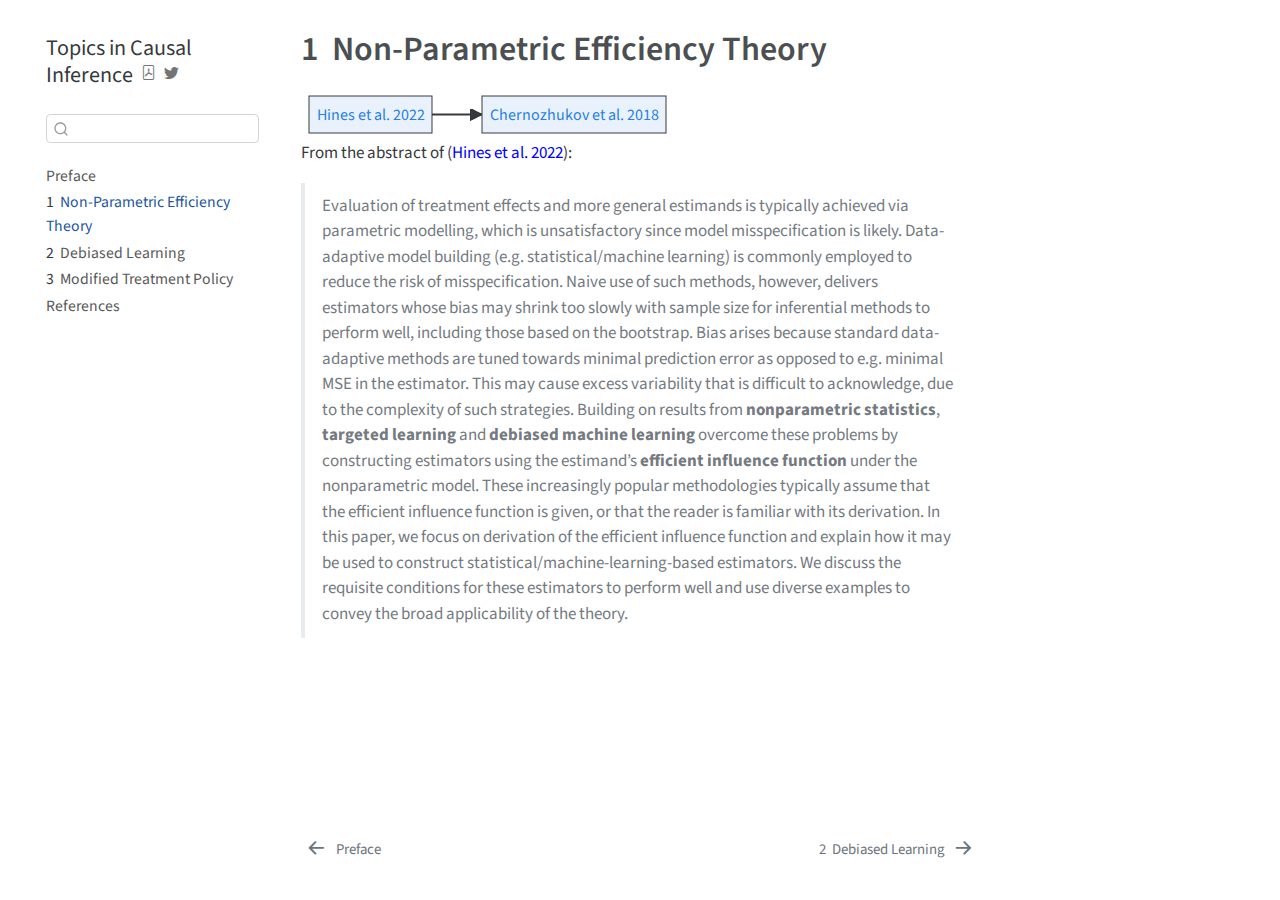
<file: _book/chapters/misc.html>
<!DOCTYPE html>
<html xmlns="http://www.w3.org/1999/xhtml" lang="en" xml:lang="en"><head>

<meta charset="utf-8">
<meta name="generator" content="quarto-99.9.9">

<meta name="viewport" content="width=device-width, initial-scale=1.0, user-scalable=yes">


<title>Topics in Causal Inference - 1&nbsp; Non-Parametric Efficiency Theory</title>
<style>
code{white-space: pre-wrap;}
span.smallcaps{font-variant: small-caps;}
div.columns{display: flex; gap: min(4vw, 1.5em);}
div.column{flex: auto; overflow-x: auto;}
div.hanging-indent{margin-left: 1.5em; text-indent: -1.5em;}
ul.task-list{list-style: none;}
ul.task-list li input[type="checkbox"] {
  width: 0.8em;
  margin: 0 0.8em 0.2em -1em; /* quarto-specific, see https://github.com/quarto-dev/quarto-cli/issues/4556 */ 
  vertical-align: middle;
}
/* CSS for citations */
div.csl-bib-body { }
div.csl-entry {
  clear: both;
}
.hanging-indent div.csl-entry {
  margin-left:2em;
  text-indent:-2em;
}
div.csl-left-margin {
  min-width:2em;
  float:left;
}
div.csl-right-inline {
  margin-left:2em;
  padding-left:1em;
}
div.csl-indent {
  margin-left: 2em;
}</style>


<script src="../site_libs/quarto-nav/quarto-nav.js"></script>
<script src="../site_libs/quarto-nav/headroom.min.js"></script>
<script src="../site_libs/clipboard/clipboard.min.js"></script>
<script src="../site_libs/quarto-search/autocomplete.umd.js"></script>
<script src="../site_libs/quarto-search/fuse.min.js"></script>
<script src="../site_libs/quarto-search/quarto-search.js"></script>
<meta name="quarto:offset" content="../">
<link href="../chapters/dr.html" rel="next">
<link href="../index.html" rel="prev">
<script src="../site_libs/quarto-html/quarto.js"></script>
<script src="../site_libs/quarto-html/popper.min.js"></script>
<script src="../site_libs/quarto-html/tippy.umd.min.js"></script>
<script src="../site_libs/quarto-html/anchor.min.js"></script>
<link href="../site_libs/quarto-html/tippy.css" rel="stylesheet">
<link href="../site_libs/quarto-html/quarto-syntax-highlighting.css" rel="stylesheet" id="quarto-text-highlighting-styles">
<script src="../site_libs/bootstrap/bootstrap.min.js"></script>
<link href="../site_libs/bootstrap/bootstrap-icons.css" rel="stylesheet">
<link href="../site_libs/bootstrap/bootstrap.min.css" rel="stylesheet" id="quarto-bootstrap" data-mode="light">
<script id="quarto-search-options" type="application/json">{
  "location": "sidebar",
  "copy-button": false,
  "collapse-after": 3,
  "panel-placement": "start",
  "type": "textbox",
  "limit": 20,
  "language": {
    "search-no-results-text": "No results",
    "search-matching-documents-text": "matching documents",
    "search-copy-link-title": "Copy link to search",
    "search-hide-matches-text": "Hide additional matches",
    "search-more-match-text": "more match in this document",
    "search-more-matches-text": "more matches in this document",
    "search-clear-button-title": "Clear",
    "search-detached-cancel-button-title": "Cancel",
    "search-submit-button-title": "Submit"
  }
}</script>
<script src="../site_libs/quarto-diagram/mermaid.min.js"></script>
<script src="../site_libs/quarto-diagram/mermaid-init.js"></script>
<link href="../site_libs/quarto-diagram/mermaid.css" rel="stylesheet">


</head>

<body class="nav-sidebar floating">

<div id="quarto-search-results"></div>
  <header id="quarto-header" class="headroom fixed-top">
  <nav class="quarto-secondary-nav">
    <div class="container-fluid d-flex">
      <button type="button" class="quarto-btn-toggle btn" data-bs-toggle="collapse" data-bs-target="#quarto-sidebar,#quarto-sidebar-glass" aria-controls="quarto-sidebar" aria-expanded="false" aria-label="Toggle sidebar navigation" onclick="if (window.quartoToggleHeadroom) { window.quartoToggleHeadroom(); }">
        <i class="bi bi-layout-text-sidebar-reverse"></i>
      </button>
      <nav class="quarto-page-breadcrumbs" aria-label="breadcrumb"><ol class="breadcrumb"><li class="breadcrumb-item"><a href="../chapters/misc.html"><span class="chapter-number">1</span>&nbsp; <span class="chapter-title">Non-Parametric Efficiency Theory</span></a></li></ol></nav>
      <a class="flex-grow-1" role="button" data-bs-toggle="collapse" data-bs-target="#quarto-sidebar,#quarto-sidebar-glass" aria-controls="quarto-sidebar" aria-expanded="false" aria-label="Toggle sidebar navigation" onclick="if (window.quartoToggleHeadroom) { window.quartoToggleHeadroom(); }">      
      </a>
      <button type="button" class="btn quarto-search-button" aria-label="Search" onclick="window.quartoOpenSearch();">
        <i class="bi bi-search"></i>
      </button>
    </div>
  </nav>
</header>
<!-- content -->
<div id="quarto-content" class="quarto-container page-columns page-rows-contents page-layout-article">
<!-- sidebar -->
  <nav id="quarto-sidebar" class="sidebar collapse collapse-horizontal sidebar-navigation floating overflow-auto">
    <div class="pt-lg-2 mt-2 text-left sidebar-header">
    <div class="sidebar-title mb-0 py-0">
      <a href="../">Topics in Causal Inference</a> 
        <div class="sidebar-tools-main">
    <a href="../Topics-in-Causal-Inference.pdf" title="Download PDF" class="quarto-navigation-tool px-1" aria-label="Download PDF"><i class="bi bi-file-pdf"></i></a>
    <a href="https://twitter.com/intent/tweet?url=|url|" title="Twitter" class="quarto-navigation-tool px-1" aria-label="Twitter"><i class="bi bi-twitter"></i></a>
</div>
    </div>
      </div>
        <div class="mt-2 flex-shrink-0 align-items-center">
        <div class="sidebar-search">
        <div id="quarto-search" class="" title="Search"></div>
        </div>
        </div>
    <div class="sidebar-menu-container"> 
    <ul class="list-unstyled mt-1">
        <li class="sidebar-item">
  <div class="sidebar-item-container"> 
  <a href="../index.html" class="sidebar-item-text sidebar-link">
 <span class="menu-text">Preface</span></a>
  </div>
</li>
        <li class="sidebar-item">
  <div class="sidebar-item-container"> 
  <a href="../chapters/misc.html" class="sidebar-item-text sidebar-link active">
 <span class="menu-text"><span class="chapter-number">1</span>&nbsp; <span class="chapter-title">Non-Parametric Efficiency Theory</span></span></a>
  </div>
</li>
        <li class="sidebar-item">
  <div class="sidebar-item-container"> 
  <a href="../chapters/dr.html" class="sidebar-item-text sidebar-link">
 <span class="menu-text"><span class="chapter-number">2</span>&nbsp; <span class="chapter-title">Debiased Learning</span></span></a>
  </div>
</li>
        <li class="sidebar-item">
  <div class="sidebar-item-container"> 
  <a href="../chapters/mtp.html" class="sidebar-item-text sidebar-link">
 <span class="menu-text"><span class="chapter-number">3</span>&nbsp; <span class="chapter-title">Modified Treatment Policy</span></span></a>
  </div>
</li>
        <li class="sidebar-item">
  <div class="sidebar-item-container"> 
  <a href="../chapters/references.html" class="sidebar-item-text sidebar-link">
 <span class="menu-text">References</span></a>
  </div>
</li>
    </ul>
    </div>
</nav>
<div id="quarto-sidebar-glass" data-bs-toggle="collapse" data-bs-target="#quarto-sidebar,#quarto-sidebar-glass"></div>
<!-- margin-sidebar -->
    <div id="quarto-margin-sidebar" class="sidebar margin-sidebar">
        
    </div>
<!-- main -->
<main class="content" id="quarto-document-content">

<header id="title-block-header" class="quarto-title-block default">
<div class="quarto-title">
<h1 class="title"><span class="chapter-number">1</span>&nbsp; <span class="chapter-title">Non-Parametric Efficiency Theory</span></h1>
</div>



<div class="quarto-title-meta">

    
  
    
  </div>
  

</header>

<div class="cell">
<div class="cell-output-display">
<div>
<div>
<pre class="mermaid mermaid-js">flowchart LR
  HinesDukesDiazOrdaz2022[Hines et al. 2022] --&gt; chernozhukov2018a[Chernozhukov et al. 2018]
</pre>
</div>
</div>
</div>
</div>
<p>From the abstract of <span class="citation" data-cites="HinesDukesDiaz-Ordaz:2022">(<a href="references.html#ref-HinesDukesDiaz-Ordaz:2022" role="doc-biblioref">Hines et al. 2022</a>)</span>:</p>
<blockquote class="blockquote">
<p>Evaluation of treatment effects and more general estimands is typically achieved via parametric modelling, which is unsatisfactory since model misspecification is likely. Data-adaptive model building (e.g.&nbsp;statistical/machine learning) is commonly employed to reduce the risk of misspecification. Naive use of such methods, however, delivers estimators whose bias may shrink too slowly with sample size for inferential methods to perform well, including those based on the bootstrap. Bias arises because standard data-adaptive methods are tuned towards minimal prediction error as opposed to e.g.&nbsp;minimal MSE in the estimator. This may cause excess variability that is difficult to acknowledge, due to the complexity of such strategies. Building on results from <strong>nonparametric statistics</strong>, <strong>targeted learning</strong> and <strong>debiased machine learning</strong> overcome these problems by constructing estimators using the estimand’s <strong>efficient influence function</strong> under the nonparametric model. These increasingly popular methodologies typically assume that the efficient influence function is given, or that the reader is familiar with its derivation. In this paper, we focus on derivation of the efficient influence function and explain how it may be used to construct statistical/machine-learning-based estimators. We discuss the requisite conditions for these estimators to perform well and use diverse examples to convey the broad applicability of the theory.</p>
</blockquote>


<div id="refs" class="references csl-bib-body hanging-indent" role="list" style="display: none">
<div id="ref-HinesDukesDiaz-Ordaz:2022" class="csl-entry" role="listitem">
Hines, Oliver, Oliver Dukes, Karla Diaz-Ordaz, and Stijn Vansteelandt. 2022. <span>“Demystifying <span>Statistical Learning Based</span> on <span>Efficient Influence Functions</span>.”</span> <em>The American Statistician</em> 76 (3): 292–304. <a href="https://doi.org/10.1080/00031305.2021.2021984">https://doi.org/10.1080/00031305.2021.2021984</a>.
</div>
</div>

</main> <!-- /main -->
<script id="quarto-html-after-body" type="application/javascript">
window.document.addEventListener("DOMContentLoaded", function (event) {
  const toggleBodyColorMode = (bsSheetEl) => {
    const mode = bsSheetEl.getAttribute("data-mode");
    const bodyEl = window.document.querySelector("body");
    if (mode === "dark") {
      bodyEl.classList.add("quarto-dark");
      bodyEl.classList.remove("quarto-light");
    } else {
      bodyEl.classList.add("quarto-light");
      bodyEl.classList.remove("quarto-dark");
    }
  }
  const toggleBodyColorPrimary = () => {
    const bsSheetEl = window.document.querySelector("link#quarto-bootstrap");
    if (bsSheetEl) {
      toggleBodyColorMode(bsSheetEl);
    }
  }
  toggleBodyColorPrimary();  
  const icon = "";
  const anchorJS = new window.AnchorJS();
  anchorJS.options = {
    placement: 'right',
    icon: icon
  };
  anchorJS.add('.anchored');
  const isCodeAnnotation = (el) => {
    for (const clz of el.classList) {
      if (clz.startsWith('code-annotation-')) {                     
        return true;
      }
    }
    return false;
  }
  const clipboard = new window.ClipboardJS('.code-copy-button', {
    text: function(trigger) {
      const codeEl = trigger.previousElementSibling.cloneNode(true);
      for (const childEl of codeEl.children) {
        if (isCodeAnnotation(childEl)) {
          childEl.remove();
        }
      }
      return codeEl.innerText;
    }
  });
  clipboard.on('success', function(e) {
    // button target
    const button = e.trigger;
    // don't keep focus
    button.blur();
    // flash "checked"
    button.classList.add('code-copy-button-checked');
    var currentTitle = button.getAttribute("title");
    button.setAttribute("title", "Copied!");
    let tooltip;
    if (window.bootstrap) {
      button.setAttribute("data-bs-toggle", "tooltip");
      button.setAttribute("data-bs-placement", "left");
      button.setAttribute("data-bs-title", "Copied!");
      tooltip = new bootstrap.Tooltip(button, 
        { trigger: "manual", 
          customClass: "code-copy-button-tooltip",
          offset: [0, -8]});
      tooltip.show();    
    }
    setTimeout(function() {
      if (tooltip) {
        tooltip.hide();
        button.removeAttribute("data-bs-title");
        button.removeAttribute("data-bs-toggle");
        button.removeAttribute("data-bs-placement");
      }
      button.setAttribute("title", currentTitle);
      button.classList.remove('code-copy-button-checked');
    }, 1000);
    // clear code selection
    e.clearSelection();
  });
  function tippyHover(el, contentFn) {
    const config = {
      allowHTML: true,
      content: contentFn,
      maxWidth: 500,
      delay: 100,
      arrow: false,
      appendTo: function(el) {
          return el.parentElement;
      },
      interactive: true,
      interactiveBorder: 10,
      theme: 'quarto',
      placement: 'bottom-start'
    };
    window.tippy(el, config); 
  }
  const noterefs = window.document.querySelectorAll('a[role="doc-noteref"]');
  for (var i=0; i<noterefs.length; i++) {
    const ref = noterefs[i];
    tippyHover(ref, function() {
      // use id or data attribute instead here
      let href = ref.getAttribute('data-footnote-href') || ref.getAttribute('href');
      try { href = new URL(href).hash; } catch {}
      const id = href.replace(/^#\/?/, "");
      const note = window.document.getElementById(id);
      return note.innerHTML;
    });
  }
      let selectedAnnoteEl;
      const selectorForAnnotation = ( cell, annotation) => {
        let cellAttr = 'data-code-cell="' + cell + '"';
        let lineAttr = 'data-code-annotation="' +  annotation + '"';
        const selector = 'span[' + cellAttr + '][' + lineAttr + ']';
        return selector;
      }
      const selectCodeLines = (annoteEl) => {
        const doc = window.document;
        const targetCell = annoteEl.getAttribute("data-target-cell");
        const targetAnnotation = annoteEl.getAttribute("data-target-annotation");
        const annoteSpan = window.document.querySelector(selectorForAnnotation(targetCell, targetAnnotation));
        const lines = annoteSpan.getAttribute("data-code-lines").split(",");
        const lineIds = lines.map((line) => {
          return targetCell + "-" + line;
        })
        let top = null;
        let height = null;
        let parent = null;
        if (lineIds.length > 0) {
            //compute the position of the single el (top and bottom and make a div)
            const el = window.document.getElementById(lineIds[0]);
            top = el.offsetTop;
            height = el.offsetHeight;
            parent = el.parentElement.parentElement;
          if (lineIds.length > 1) {
            const lastEl = window.document.getElementById(lineIds[lineIds.length - 1]);
            const bottom = lastEl.offsetTop + lastEl.offsetHeight;
            height = bottom - top;
          }
          if (top !== null && height !== null && parent !== null) {
            // cook up a div (if necessary) and position it 
            let div = window.document.getElementById("code-annotation-line-highlight");
            if (div === null) {
              div = window.document.createElement("div");
              div.setAttribute("id", "code-annotation-line-highlight");
              div.style.position = 'absolute';
              parent.appendChild(div);
            }
            div.style.top = top - 2 + "px";
            div.style.height = height + 4 + "px";
            let gutterDiv = window.document.getElementById("code-annotation-line-highlight-gutter");
            if (gutterDiv === null) {
              gutterDiv = window.document.createElement("div");
              gutterDiv.setAttribute("id", "code-annotation-line-highlight-gutter");
              gutterDiv.style.position = 'absolute';
              const codeCell = window.document.getElementById(targetCell);
              const gutter = codeCell.querySelector('.code-annotation-gutter');
              gutter.appendChild(gutterDiv);
            }
            gutterDiv.style.top = top - 2 + "px";
            gutterDiv.style.height = height + 4 + "px";
          }
          selectedAnnoteEl = annoteEl;
        }
      };
      const unselectCodeLines = () => {
        const elementsIds = ["code-annotation-line-highlight", "code-annotation-line-highlight-gutter"];
        elementsIds.forEach((elId) => {
          const div = window.document.getElementById(elId);
          if (div) {
            div.remove();
          }
        });
        selectedAnnoteEl = undefined;
      };
      // Attach click handler to the DT
      const annoteDls = window.document.querySelectorAll('dt[data-target-cell]');
      for (const annoteDlNode of annoteDls) {
        annoteDlNode.addEventListener('click', (event) => {
          const clickedEl = event.target;
          if (clickedEl !== selectedAnnoteEl) {
            unselectCodeLines();
            const activeEl = window.document.querySelector('dt[data-target-cell].code-annotation-active');
            if (activeEl) {
              activeEl.classList.remove('code-annotation-active');
            }
            selectCodeLines(clickedEl);
            clickedEl.classList.add('code-annotation-active');
          } else {
            // Unselect the line
            unselectCodeLines();
            clickedEl.classList.remove('code-annotation-active');
          }
        });
      }
  const findCites = (el) => {
    const parentEl = el.parentElement;
    if (parentEl) {
      const cites = parentEl.dataset.cites;
      if (cites) {
        return {
          el,
          cites: cites.split(' ')
        };
      } else {
        return findCites(el.parentElement)
      }
    } else {
      return undefined;
    }
  };
  var bibliorefs = window.document.querySelectorAll('a[role="doc-biblioref"]');
  for (var i=0; i<bibliorefs.length; i++) {
    const ref = bibliorefs[i];
    const citeInfo = findCites(ref);
    if (citeInfo) {
      tippyHover(citeInfo.el, function() {
        var popup = window.document.createElement('div');
        citeInfo.cites.forEach(function(cite) {
          var citeDiv = window.document.createElement('div');
          citeDiv.classList.add('hanging-indent');
          citeDiv.classList.add('csl-entry');
          var biblioDiv = window.document.getElementById('ref-' + cite);
          if (biblioDiv) {
            citeDiv.innerHTML = biblioDiv.innerHTML;
          }
          popup.appendChild(citeDiv);
        });
        return popup.innerHTML;
      });
    }
  }
});
</script>
<nav class="page-navigation">
  <div class="nav-page nav-page-previous">
      <a href="../index.html" class="pagination-link">
        <i class="bi bi-arrow-left-short"></i> <span class="nav-page-text">Preface</span>
      </a>          
  </div>
  <div class="nav-page nav-page-next">
      <a href="../chapters/dr.html" class="pagination-link">
        <span class="nav-page-text"><span class="chapter-number">2</span>&nbsp; <span class="chapter-title">Debiased Learning</span></span> <i class="bi bi-arrow-right-short"></i>
      </a>
  </div>
</nav>
</div> <!-- /content -->



</body></html>
</file>
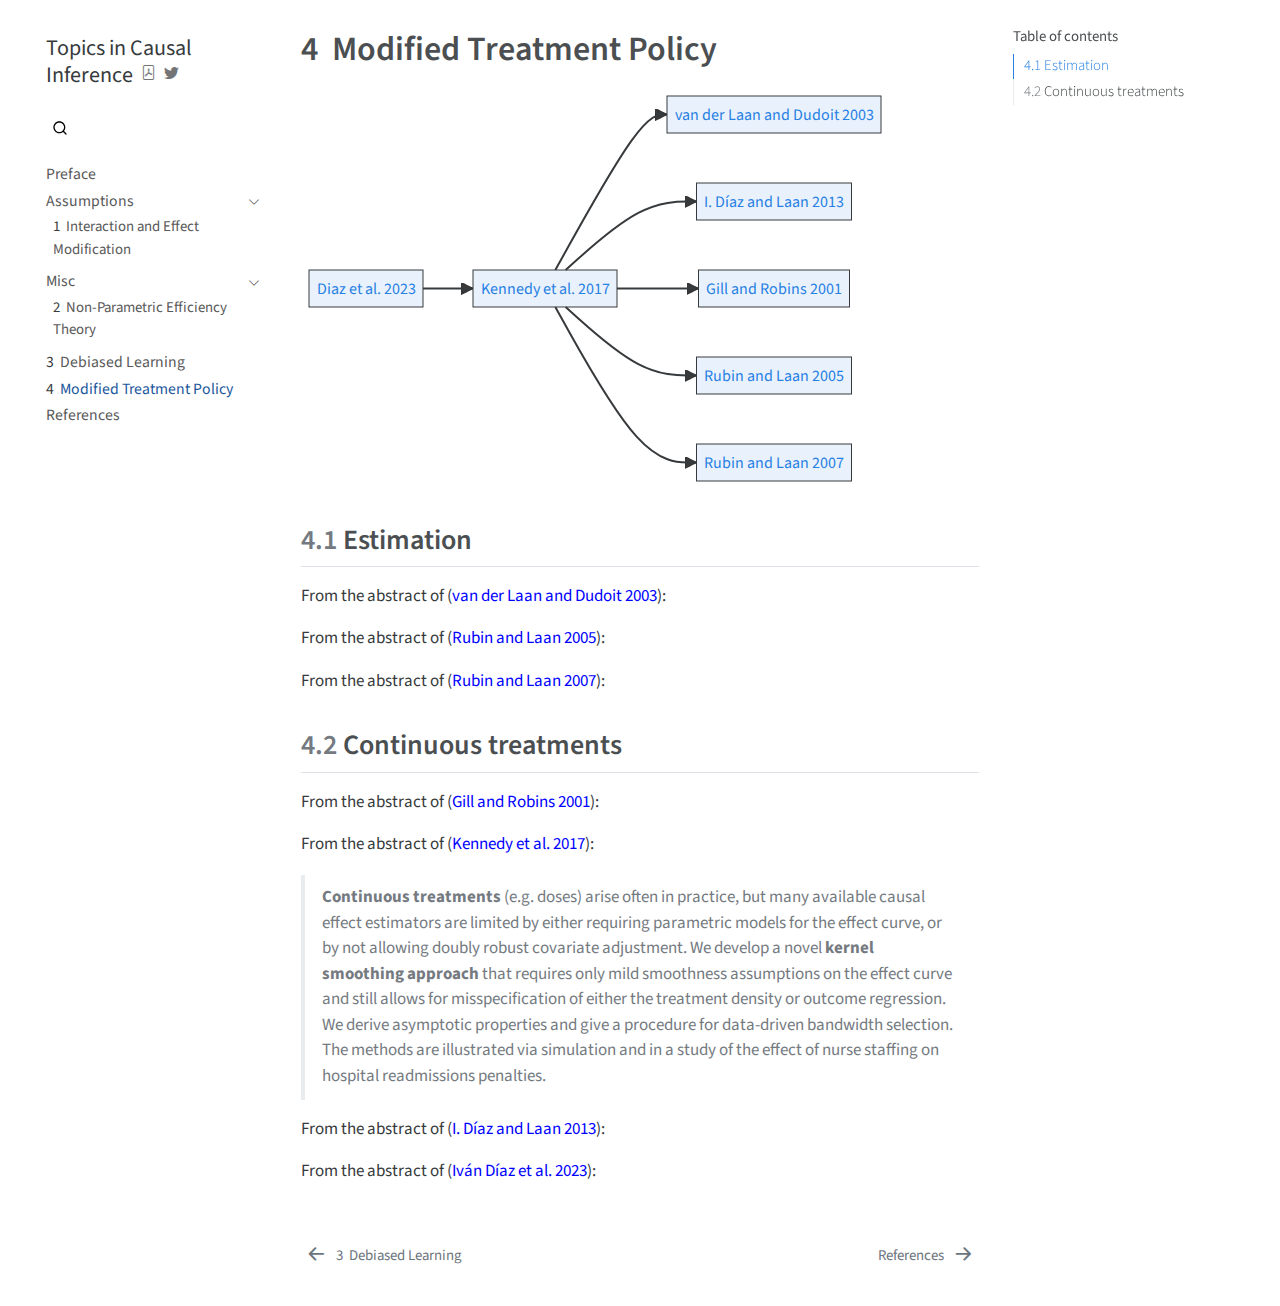
<file: _book/chapters/mtp.html>
<!DOCTYPE html>
<html xmlns="http://www.w3.org/1999/xhtml" lang="en" xml:lang="en"><head>

<meta charset="utf-8">
<meta name="generator" content="quarto-99.9.9">

<meta name="viewport" content="width=device-width, initial-scale=1.0, user-scalable=yes">


<title>Topics in Causal Inference - 4&nbsp; Modified Treatment Policy</title>
<style>
code{white-space: pre-wrap;}
span.smallcaps{font-variant: small-caps;}
div.columns{display: flex; gap: min(4vw, 1.5em);}
div.column{flex: auto; overflow-x: auto;}
div.hanging-indent{margin-left: 1.5em; text-indent: -1.5em;}
ul.task-list{list-style: none;}
ul.task-list li input[type="checkbox"] {
  width: 0.8em;
  margin: 0 0.8em 0.2em -1em; /* quarto-specific, see https://github.com/quarto-dev/quarto-cli/issues/4556 */ 
  vertical-align: middle;
}
/* CSS for citations */
div.csl-bib-body { }
div.csl-entry {
  clear: both;
}
.hanging-indent div.csl-entry {
  margin-left:2em;
  text-indent:-2em;
}
div.csl-left-margin {
  min-width:2em;
  float:left;
}
div.csl-right-inline {
  margin-left:2em;
  padding-left:1em;
}
div.csl-indent {
  margin-left: 2em;
}</style>


<script src="../site_libs/quarto-nav/quarto-nav.js"></script>
<script src="../site_libs/quarto-nav/headroom.min.js"></script>
<script src="../site_libs/clipboard/clipboard.min.js"></script>
<script src="../site_libs/quarto-search/autocomplete.umd.js"></script>
<script src="../site_libs/quarto-search/fuse.min.js"></script>
<script src="../site_libs/quarto-search/quarto-search.js"></script>
<meta name="quarto:offset" content="../">
<link href="../chapters/references.html" rel="next">
<link href="../chapters/dr.html" rel="prev">
<script src="../site_libs/quarto-html/quarto.js"></script>
<script src="../site_libs/quarto-html/popper.min.js"></script>
<script src="../site_libs/quarto-html/tippy.umd.min.js"></script>
<script src="../site_libs/quarto-html/anchor.min.js"></script>
<link href="../site_libs/quarto-html/tippy.css" rel="stylesheet">
<link href="../site_libs/quarto-html/quarto-syntax-highlighting.css" rel="stylesheet" id="quarto-text-highlighting-styles">
<script src="../site_libs/bootstrap/bootstrap.min.js"></script>
<link href="../site_libs/bootstrap/bootstrap-icons.css" rel="stylesheet">
<link href="../site_libs/bootstrap/bootstrap.min.css" rel="stylesheet" id="quarto-bootstrap" data-mode="light">
<script id="quarto-search-options" type="application/json">{
  "location": "navbar",
  "copy-button": false,
  "collapse-after": 3,
  "panel-placement": "end",
  "type": "overlay",
  "limit": 20,
  "language": {
    "search-no-results-text": "No results",
    "search-matching-documents-text": "matching documents",
    "search-copy-link-title": "Copy link to search",
    "search-hide-matches-text": "Hide additional matches",
    "search-more-match-text": "more match in this document",
    "search-more-matches-text": "more matches in this document",
    "search-clear-button-title": "Clear",
    "search-detached-cancel-button-title": "Cancel",
    "search-submit-button-title": "Submit"
  }
}</script>
<script src="../site_libs/quarto-diagram/mermaid.min.js"></script>
<script src="../site_libs/quarto-diagram/mermaid-init.js"></script>
<link href="../site_libs/quarto-diagram/mermaid.css" rel="stylesheet">


</head>

<body class="nav-sidebar floating">

<div id="quarto-search-results"></div>
  <header id="quarto-header" class="headroom fixed-top">
  <nav class="quarto-secondary-nav">
    <div class="container-fluid d-flex">
      <button type="button" class="quarto-btn-toggle btn" data-bs-toggle="collapse" data-bs-target="#quarto-sidebar,#quarto-sidebar-glass" aria-controls="quarto-sidebar" aria-expanded="false" aria-label="Toggle sidebar navigation" onclick="if (window.quartoToggleHeadroom) { window.quartoToggleHeadroom(); }">
        <i class="bi bi-layout-text-sidebar-reverse"></i>
      </button>
      <nav class="quarto-page-breadcrumbs" aria-label="breadcrumb"><ol class="breadcrumb"><li class="breadcrumb-item"><a href="../chapters/mtp.html"><span class="chapter-number">4</span>&nbsp; <span class="chapter-title">Modified Treatment Policy</span></a></li></ol></nav>
      <a class="flex-grow-1" role="button" data-bs-toggle="collapse" data-bs-target="#quarto-sidebar,#quarto-sidebar-glass" aria-controls="quarto-sidebar" aria-expanded="false" aria-label="Toggle sidebar navigation" onclick="if (window.quartoToggleHeadroom) { window.quartoToggleHeadroom(); }">      
      </a>
      <button type="button" class="btn quarto-search-button" aria-label="Search" onclick="window.quartoOpenSearch();">
        <i class="bi bi-search"></i>
      </button>
    </div>
  </nav>
</header>
<!-- content -->
<div id="quarto-content" class="quarto-container page-columns page-rows-contents page-layout-article">
<!-- sidebar -->
  <nav id="quarto-sidebar" class="sidebar collapse collapse-horizontal sidebar-navigation floating overflow-auto">
    <div class="pt-lg-2 mt-2 text-left sidebar-header">
    <div class="sidebar-title mb-0 py-0">
      <a href="../">Topics in Causal Inference</a> 
        <div class="sidebar-tools-main">
    <a href="../Topics-in-Causal-Inference.pdf" title="Download PDF" class="quarto-navigation-tool px-1" aria-label="Download PDF"><i class="bi bi-file-pdf"></i></a>
    <a href="https://twitter.com/intent/tweet?url=|url|" title="Twitter" class="quarto-navigation-tool px-1" aria-label="Twitter"><i class="bi bi-twitter"></i></a>
</div>
    </div>
      </div>
        <div class="mt-2 flex-shrink-0 align-items-center">
        <div class="sidebar-search">
        <div id="quarto-search" class="" title="Search"></div>
        </div>
        </div>
    <div class="sidebar-menu-container"> 
    <ul class="list-unstyled mt-1">
        <li class="sidebar-item">
  <div class="sidebar-item-container"> 
  <a href="../index.html" class="sidebar-item-text sidebar-link">
 <span class="menu-text">Preface</span></a>
  </div>
</li>
        <li class="sidebar-item sidebar-item-section">
      <div class="sidebar-item-container"> 
            <a class="sidebar-item-text sidebar-link text-start" data-bs-toggle="collapse" data-bs-target="#quarto-sidebar-section-1" aria-expanded="true">
 <span class="menu-text">Assumptions</span></a>
          <a class="sidebar-item-toggle text-start" data-bs-toggle="collapse" data-bs-target="#quarto-sidebar-section-1" aria-expanded="true" aria-label="Toggle section">
            <i class="bi bi-chevron-right ms-2"></i>
          </a> 
      </div>
      <ul id="quarto-sidebar-section-1" class="collapse list-unstyled sidebar-section depth1 show">  
          <li class="sidebar-item">
  <div class="sidebar-item-container"> 
  <a href="../chapters/assumptions.html" class="sidebar-item-text sidebar-link">
 <span class="menu-text"><span class="chapter-number">1</span>&nbsp; <span class="chapter-title">Interaction and Effect Modification</span></span></a>
  </div>
</li>
      </ul>
  </li>
        <li class="sidebar-item sidebar-item-section">
      <div class="sidebar-item-container"> 
            <a class="sidebar-item-text sidebar-link text-start" data-bs-toggle="collapse" data-bs-target="#quarto-sidebar-section-2" aria-expanded="true">
 <span class="menu-text">Misc</span></a>
          <a class="sidebar-item-toggle text-start" data-bs-toggle="collapse" data-bs-target="#quarto-sidebar-section-2" aria-expanded="true" aria-label="Toggle section">
            <i class="bi bi-chevron-right ms-2"></i>
          </a> 
      </div>
      <ul id="quarto-sidebar-section-2" class="collapse list-unstyled sidebar-section depth1 show">  
          <li class="sidebar-item">
  <div class="sidebar-item-container"> 
  <a href="../chapters/efficiency.html" class="sidebar-item-text sidebar-link">
 <span class="menu-text"><span class="chapter-number">2</span>&nbsp; <span class="chapter-title">Non-Parametric Efficiency Theory</span></span></a>
  </div>
</li>
      </ul>
  </li>
        <li class="sidebar-item">
  <div class="sidebar-item-container"> 
  <a href="../chapters/dr.html" class="sidebar-item-text sidebar-link">
 <span class="menu-text"><span class="chapter-number">3</span>&nbsp; <span class="chapter-title">Debiased Learning</span></span></a>
  </div>
</li>
        <li class="sidebar-item">
  <div class="sidebar-item-container"> 
  <a href="../chapters/mtp.html" class="sidebar-item-text sidebar-link active">
 <span class="menu-text"><span class="chapter-number">4</span>&nbsp; <span class="chapter-title">Modified Treatment Policy</span></span></a>
  </div>
</li>
        <li class="sidebar-item">
  <div class="sidebar-item-container"> 
  <a href="../chapters/references.html" class="sidebar-item-text sidebar-link">
 <span class="menu-text">References</span></a>
  </div>
</li>
    </ul>
    </div>
</nav>
<div id="quarto-sidebar-glass" data-bs-toggle="collapse" data-bs-target="#quarto-sidebar,#quarto-sidebar-glass"></div>
<!-- margin-sidebar -->
    <div id="quarto-margin-sidebar" class="sidebar margin-sidebar">
        <nav id="TOC" role="doc-toc" class="toc-active">
    <h2 id="toc-title">Table of contents</h2>
   
  <ul>
  <li><a href="#estimation" id="toc-estimation" class="nav-link active" data-scroll-target="#estimation"><span class="header-section-number">4.1</span> Estimation</a></li>
  <li><a href="#continuous-treatments" id="toc-continuous-treatments" class="nav-link" data-scroll-target="#continuous-treatments"><span class="header-section-number">4.2</span> Continuous treatments</a></li>
  </ul>
</nav>
    </div>
<!-- main -->
<main class="content" id="quarto-document-content">

<header id="title-block-header" class="quarto-title-block default">
<div class="quarto-title">
<h1 class="title"><span class="chapter-number">4</span>&nbsp; <span class="chapter-title">Modified Treatment Policy</span></h1>
</div>



<div class="quarto-title-meta">

    
  
    
  </div>
  

</header>

<div class="cell">
<div class="cell-output-display">
<div>
<div>
<pre class="mermaid mermaid-js">flowchart LR
  DiazWilliamsHoffman2023[Diaz et al. 2023] --&gt; KennedyMaMcHugh2017[Kennedy et al. 2017]
  KennedyMaMcHugh2017 --&gt; vanderLaanDudoit2003[van der Laan and Dudoit 2003]
  KennedyMaMcHugh2017 --&gt; d2013b[I. Díaz and Laan 2013]
  KennedyMaMcHugh2017 --&gt; gill2001a[Gill and Robins 2001]
  KennedyMaMcHugh2017 --&gt; rubin2005a[Rubin and Laan 2005]
  KennedyMaMcHugh2017 --&gt; rubin2007a[Rubin and Laan 2007]
</pre>
</div>
</div>
</div>
</div>
<section id="estimation" class="level2" data-number="4.1">
<h2 data-number="4.1" class="anchored" data-anchor-id="estimation"><span class="header-section-number">4.1</span> Estimation</h2>
<p>From the abstract of <span class="citation" data-cites="vanderLaanDudoit:2003">(<a href="references.html#ref-vanderLaanDudoit:2003" role="doc-biblioref">van der Laan and Dudoit 2003</a>)</span>:</p>
<p>From the abstract of <span class="citation" data-cites="rubin2005a">(<a href="references.html#ref-rubin2005a" role="doc-biblioref">Rubin and Laan 2005</a>)</span>:</p>
<p>From the abstract of <span class="citation" data-cites="rubin2007a">(<a href="references.html#ref-rubin2007a" role="doc-biblioref">Rubin and Laan 2007</a>)</span>:</p>
</section>
<section id="continuous-treatments" class="level2" data-number="4.2">
<h2 data-number="4.2" class="anchored" data-anchor-id="continuous-treatments"><span class="header-section-number">4.2</span> Continuous treatments</h2>
<p>From the abstract of <span class="citation" data-cites="gill2001a">(<a href="references.html#ref-gill2001a" role="doc-biblioref">Gill and Robins 2001</a>)</span>:</p>
<p>From the abstract of <span class="citation" data-cites="KennedyMaMcHugh:2017">(<a href="references.html#ref-KennedyMaMcHugh:2017" role="doc-biblioref">Kennedy et al. 2017</a>)</span>:</p>
<blockquote class="blockquote">
<p><strong>Continuous treatments</strong> (e.g.&nbsp;doses) arise often in practice, but many available causal effect estimators are limited by either requiring parametric models for the effect curve, or by not allowing doubly robust covariate adjustment. We develop a novel <strong>kernel smoothing approach</strong> that requires only mild smoothness assumptions on the effect curve and still allows for misspecification of either the treatment density or outcome regression. We derive asymptotic properties and give a procedure for data-driven bandwidth selection. The methods are illustrated via simulation and in a study of the effect of nurse staffing on hospital readmissions penalties.</p>
</blockquote>
<p>From the abstract of <span class="citation" data-cites="d2013b">(<a href="references.html#ref-d2013b" role="doc-biblioref">I. Díaz and Laan 2013</a>)</span>:</p>
<p>From the abstract of <span class="citation" data-cites="DiazWilliamsHoffman:2023">(<a href="references.html#ref-DiazWilliamsHoffman:2023" role="doc-biblioref">Iván Díaz et al. 2023</a>)</span>:</p>


<div id="refs" class="references csl-bib-body hanging-indent" role="list" style="display: none">
<div id="ref-d2013b" class="csl-entry" role="listitem">
Díaz, I., and M. J. Laan. 2013. <span>“Targeted Data Adaptive Estimation of the Causal <span>Dose</span> Curve.”</span> <em>Journal of Causal Inference</em> 1: 171–92.
</div>
<div id="ref-DiazWilliamsHoffman:2023" class="csl-entry" role="listitem">
Díaz, Iván, Nicholas Williams, Katherine L. Hoffman, and Edward J. Schenck. 2023. <span>“Nonparametric <span>Causal Effects Based</span> on <span>Longitudinal Modified Treatment Policies</span>.”</span> <em>Journal of the American Statistical Association</em> 118 (542): 846–57. <a href="https://doi.org/10.1080/01621459.2021.1955691">https://doi.org/10.1080/01621459.2021.1955691</a>.
</div>
<div id="ref-gill2001a" class="csl-entry" role="listitem">
Gill, R. D., and J. M. Robins. 2001. <span>“Causal Inference for Complex Longitudinal Data: The Continuous Case.”</span> <em>Ann. Statist</em> 29: 1785–1811.
</div>
<div id="ref-KennedyMaMcHugh:2017" class="csl-entry" role="listitem">
Kennedy, Edward H., Zongming Ma, Matthew D. McHugh, and Dylan S. Small. 2017. <span>“Non-Parametric <span>Methods</span> for <span>Doubly Robust Estimation</span> of <span>Continuous Treatment Effects</span>.”</span> <em>Journal of the Royal Statistical Society Series B: Statistical Methodology</em> 79 (4): 1229–45. <a href="https://doi.org/10.1111/rssb.12212">https://doi.org/10.1111/rssb.12212</a>.
</div>
<div id="ref-rubin2005a" class="csl-entry" role="listitem">
Rubin, D., and M. J. Laan. 2005. <span>“A General Imputation Methodology for Nonparametric Regression with Censored Data.”</span> Technical Report 194,. Berkeley Division of Biostatistics Working Paper Series. <span>U.C</span>.
</div>
<div id="ref-rubin2007a" class="csl-entry" role="listitem">
———. 2007. <span>“A Doubly Robust Censoring Unbiased Transformation.”</span> <em>The International Journal of Biostatistics</em> 3.
</div>
<div id="ref-vanderLaanDudoit:2003" class="csl-entry" role="listitem">
van der Laan, Mark, and Sandrine Dudoit. 2003. <span>“Unified <span>Cross-Validation Methodology For Selection Among Estimators</span> and a <span>General Cross-Validated Adaptive Epsilon-Net Estimator</span>: <span>Finite Sample Oracle Inequalities</span> and <span>Examples</span>.”</span> <em>U.C. Berkeley Division of Biostatistics Working Paper Series</em>, November.
</div>
</div>
</section>

</main> <!-- /main -->
<script id="quarto-html-after-body" type="application/javascript">
window.document.addEventListener("DOMContentLoaded", function (event) {
  const toggleBodyColorMode = (bsSheetEl) => {
    const mode = bsSheetEl.getAttribute("data-mode");
    const bodyEl = window.document.querySelector("body");
    if (mode === "dark") {
      bodyEl.classList.add("quarto-dark");
      bodyEl.classList.remove("quarto-light");
    } else {
      bodyEl.classList.add("quarto-light");
      bodyEl.classList.remove("quarto-dark");
    }
  }
  const toggleBodyColorPrimary = () => {
    const bsSheetEl = window.document.querySelector("link#quarto-bootstrap");
    if (bsSheetEl) {
      toggleBodyColorMode(bsSheetEl);
    }
  }
  toggleBodyColorPrimary();  
  const icon = "";
  const anchorJS = new window.AnchorJS();
  anchorJS.options = {
    placement: 'right',
    icon: icon
  };
  anchorJS.add('.anchored');
  const isCodeAnnotation = (el) => {
    for (const clz of el.classList) {
      if (clz.startsWith('code-annotation-')) {                     
        return true;
      }
    }
    return false;
  }
  const clipboard = new window.ClipboardJS('.code-copy-button', {
    text: function(trigger) {
      const codeEl = trigger.previousElementSibling.cloneNode(true);
      for (const childEl of codeEl.children) {
        if (isCodeAnnotation(childEl)) {
          childEl.remove();
        }
      }
      return codeEl.innerText;
    }
  });
  clipboard.on('success', function(e) {
    // button target
    const button = e.trigger;
    // don't keep focus
    button.blur();
    // flash "checked"
    button.classList.add('code-copy-button-checked');
    var currentTitle = button.getAttribute("title");
    button.setAttribute("title", "Copied!");
    let tooltip;
    if (window.bootstrap) {
      button.setAttribute("data-bs-toggle", "tooltip");
      button.setAttribute("data-bs-placement", "left");
      button.setAttribute("data-bs-title", "Copied!");
      tooltip = new bootstrap.Tooltip(button, 
        { trigger: "manual", 
          customClass: "code-copy-button-tooltip",
          offset: [0, -8]});
      tooltip.show();    
    }
    setTimeout(function() {
      if (tooltip) {
        tooltip.hide();
        button.removeAttribute("data-bs-title");
        button.removeAttribute("data-bs-toggle");
        button.removeAttribute("data-bs-placement");
      }
      button.setAttribute("title", currentTitle);
      button.classList.remove('code-copy-button-checked');
    }, 1000);
    // clear code selection
    e.clearSelection();
  });
  function tippyHover(el, contentFn) {
    const config = {
      allowHTML: true,
      content: contentFn,
      maxWidth: 500,
      delay: 100,
      arrow: false,
      appendTo: function(el) {
          return el.parentElement;
      },
      interactive: true,
      interactiveBorder: 10,
      theme: 'quarto',
      placement: 'bottom-start'
    };
    window.tippy(el, config); 
  }
  const noterefs = window.document.querySelectorAll('a[role="doc-noteref"]');
  for (var i=0; i<noterefs.length; i++) {
    const ref = noterefs[i];
    tippyHover(ref, function() {
      // use id or data attribute instead here
      let href = ref.getAttribute('data-footnote-href') || ref.getAttribute('href');
      try { href = new URL(href).hash; } catch {}
      const id = href.replace(/^#\/?/, "");
      const note = window.document.getElementById(id);
      return note.innerHTML;
    });
  }
      let selectedAnnoteEl;
      const selectorForAnnotation = ( cell, annotation) => {
        let cellAttr = 'data-code-cell="' + cell + '"';
        let lineAttr = 'data-code-annotation="' +  annotation + '"';
        const selector = 'span[' + cellAttr + '][' + lineAttr + ']';
        return selector;
      }
      const selectCodeLines = (annoteEl) => {
        const doc = window.document;
        const targetCell = annoteEl.getAttribute("data-target-cell");
        const targetAnnotation = annoteEl.getAttribute("data-target-annotation");
        const annoteSpan = window.document.querySelector(selectorForAnnotation(targetCell, targetAnnotation));
        const lines = annoteSpan.getAttribute("data-code-lines").split(",");
        const lineIds = lines.map((line) => {
          return targetCell + "-" + line;
        })
        let top = null;
        let height = null;
        let parent = null;
        if (lineIds.length > 0) {
            //compute the position of the single el (top and bottom and make a div)
            const el = window.document.getElementById(lineIds[0]);
            top = el.offsetTop;
            height = el.offsetHeight;
            parent = el.parentElement.parentElement;
          if (lineIds.length > 1) {
            const lastEl = window.document.getElementById(lineIds[lineIds.length - 1]);
            const bottom = lastEl.offsetTop + lastEl.offsetHeight;
            height = bottom - top;
          }
          if (top !== null && height !== null && parent !== null) {
            // cook up a div (if necessary) and position it 
            let div = window.document.getElementById("code-annotation-line-highlight");
            if (div === null) {
              div = window.document.createElement("div");
              div.setAttribute("id", "code-annotation-line-highlight");
              div.style.position = 'absolute';
              parent.appendChild(div);
            }
            div.style.top = top - 2 + "px";
            div.style.height = height + 4 + "px";
            let gutterDiv = window.document.getElementById("code-annotation-line-highlight-gutter");
            if (gutterDiv === null) {
              gutterDiv = window.document.createElement("div");
              gutterDiv.setAttribute("id", "code-annotation-line-highlight-gutter");
              gutterDiv.style.position = 'absolute';
              const codeCell = window.document.getElementById(targetCell);
              const gutter = codeCell.querySelector('.code-annotation-gutter');
              gutter.appendChild(gutterDiv);
            }
            gutterDiv.style.top = top - 2 + "px";
            gutterDiv.style.height = height + 4 + "px";
          }
          selectedAnnoteEl = annoteEl;
        }
      };
      const unselectCodeLines = () => {
        const elementsIds = ["code-annotation-line-highlight", "code-annotation-line-highlight-gutter"];
        elementsIds.forEach((elId) => {
          const div = window.document.getElementById(elId);
          if (div) {
            div.remove();
          }
        });
        selectedAnnoteEl = undefined;
      };
      // Attach click handler to the DT
      const annoteDls = window.document.querySelectorAll('dt[data-target-cell]');
      for (const annoteDlNode of annoteDls) {
        annoteDlNode.addEventListener('click', (event) => {
          const clickedEl = event.target;
          if (clickedEl !== selectedAnnoteEl) {
            unselectCodeLines();
            const activeEl = window.document.querySelector('dt[data-target-cell].code-annotation-active');
            if (activeEl) {
              activeEl.classList.remove('code-annotation-active');
            }
            selectCodeLines(clickedEl);
            clickedEl.classList.add('code-annotation-active');
          } else {
            // Unselect the line
            unselectCodeLines();
            clickedEl.classList.remove('code-annotation-active');
          }
        });
      }
  const findCites = (el) => {
    const parentEl = el.parentElement;
    if (parentEl) {
      const cites = parentEl.dataset.cites;
      if (cites) {
        return {
          el,
          cites: cites.split(' ')
        };
      } else {
        return findCites(el.parentElement)
      }
    } else {
      return undefined;
    }
  };
  var bibliorefs = window.document.querySelectorAll('a[role="doc-biblioref"]');
  for (var i=0; i<bibliorefs.length; i++) {
    const ref = bibliorefs[i];
    const citeInfo = findCites(ref);
    if (citeInfo) {
      tippyHover(citeInfo.el, function() {
        var popup = window.document.createElement('div');
        citeInfo.cites.forEach(function(cite) {
          var citeDiv = window.document.createElement('div');
          citeDiv.classList.add('hanging-indent');
          citeDiv.classList.add('csl-entry');
          var biblioDiv = window.document.getElementById('ref-' + cite);
          if (biblioDiv) {
            citeDiv.innerHTML = biblioDiv.innerHTML;
          }
          popup.appendChild(citeDiv);
        });
        return popup.innerHTML;
      });
    }
  }
});
</script>
<nav class="page-navigation">
  <div class="nav-page nav-page-previous">
      <a href="../chapters/dr.html" class="pagination-link">
        <i class="bi bi-arrow-left-short"></i> <span class="nav-page-text"><span class="chapter-number">3</span>&nbsp; <span class="chapter-title">Debiased Learning</span></span>
      </a>          
  </div>
  <div class="nav-page nav-page-next">
      <a href="../chapters/references.html" class="pagination-link">
        <span class="nav-page-text">References</span> <i class="bi bi-arrow-right-short"></i>
      </a>
  </div>
</nav>
</div> <!-- /content -->



</body></html>
</file>
<file: _book/site_libs/quarto-html/tippy.css>
.tippy-box[data-animation=fade][data-state=hidden]{opacity:0}[data-tippy-root]{max-width:calc(100vw - 10px)}.tippy-box{position:relative;background-color:#333;color:#fff;border-radius:4px;font-size:14px;line-height:1.4;white-space:normal;outline:0;transition-property:transform,visibility,opacity}.tippy-box[data-placement^=top]>.tippy-arrow{bottom:0}.tippy-box[data-placement^=top]>.tippy-arrow:before{bottom:-7px;left:0;border-width:8px 8px 0;border-top-color:initial;transform-origin:center top}.tippy-box[data-placement^=bottom]>.tippy-arrow{top:0}.tippy-box[data-placement^=bottom]>.tippy-arrow:before{top:-7px;left:0;border-width:0 8px 8px;border-bottom-color:initial;transform-origin:center bottom}.tippy-box[data-placement^=left]>.tippy-arrow{right:0}.tippy-box[data-placement^=left]>.tippy-arrow:before{border-width:8px 0 8px 8px;border-left-color:initial;right:-7px;transform-origin:center left}.tippy-box[data-placement^=right]>.tippy-arrow{left:0}.tippy-box[data-placement^=right]>.tippy-arrow:before{left:-7px;border-width:8px 8px 8px 0;border-right-color:initial;transform-origin:center right}.tippy-box[data-inertia][data-state=visible]{transition-timing-function:cubic-bezier(.54,1.5,.38,1.11)}.tippy-arrow{width:16px;height:16px;color:#333}.tippy-arrow:before{content:"";position:absolute;border-color:transparent;border-style:solid}.tippy-content{position:relative;padding:5px 9px;z-index:1}
</file>
<file: _book/site_libs/quarto-html/quarto-syntax-highlighting.css>
/* quarto syntax highlight colors */
:root {
  --quarto-hl-ot-color: #003B4F;
  --quarto-hl-at-color: #657422;
  --quarto-hl-ss-color: #20794D;
  --quarto-hl-an-color: #5E5E5E;
  --quarto-hl-fu-color: #4758AB;
  --quarto-hl-st-color: #20794D;
  --quarto-hl-cf-color: #003B4F;
  --quarto-hl-op-color: #5E5E5E;
  --quarto-hl-er-color: #AD0000;
  --quarto-hl-bn-color: #AD0000;
  --quarto-hl-al-color: #AD0000;
  --quarto-hl-va-color: #111111;
  --quarto-hl-bu-color: inherit;
  --quarto-hl-ex-color: inherit;
  --quarto-hl-pp-color: #AD0000;
  --quarto-hl-in-color: #5E5E5E;
  --quarto-hl-vs-color: #20794D;
  --quarto-hl-wa-color: #5E5E5E;
  --quarto-hl-do-color: #5E5E5E;
  --quarto-hl-im-color: #00769E;
  --quarto-hl-ch-color: #20794D;
  --quarto-hl-dt-color: #AD0000;
  --quarto-hl-fl-color: #AD0000;
  --quarto-hl-co-color: #5E5E5E;
  --quarto-hl-cv-color: #5E5E5E;
  --quarto-hl-cn-color: #8f5902;
  --quarto-hl-sc-color: #5E5E5E;
  --quarto-hl-dv-color: #AD0000;
  --quarto-hl-kw-color: #003B4F;
}

/* other quarto variables */
:root {
  --quarto-font-monospace: SFMono-Regular, Menlo, Monaco, Consolas, "Liberation Mono", "Courier New", monospace;
}

pre > code.sourceCode > span {
  color: #003B4F;
}

code span {
  color: #003B4F;
}

code.sourceCode > span {
  color: #003B4F;
}

div.sourceCode,
div.sourceCode pre.sourceCode {
  color: #003B4F;
}

code span.ot {
  color: #003B4F;
  font-style: inherit;
}

code span.at {
  color: #657422;
  font-style: inherit;
}

code span.ss {
  color: #20794D;
  font-style: inherit;
}

code span.an {
  color: #5E5E5E;
  font-style: inherit;
}

code span.fu {
  color: #4758AB;
  font-style: inherit;
}

code span.st {
  color: #20794D;
  font-style: inherit;
}

code span.cf {
  color: #003B4F;
  font-style: inherit;
}

code span.op {
  color: #5E5E5E;
  font-style: inherit;
}

code span.er {
  color: #AD0000;
  font-style: inherit;
}

code span.bn {
  color: #AD0000;
  font-style: inherit;
}

code span.al {
  color: #AD0000;
  font-style: inherit;
}

code span.va {
  color: #111111;
  font-style: inherit;
}

code span.bu {
  font-style: inherit;
}

code span.ex {
  font-style: inherit;
}

code span.pp {
  color: #AD0000;
  font-style: inherit;
}

code span.in {
  color: #5E5E5E;
  font-style: inherit;
}

code span.vs {
  color: #20794D;
  font-style: inherit;
}

code span.wa {
  color: #5E5E5E;
  font-style: italic;
}

code span.do {
  color: #5E5E5E;
  font-style: italic;
}

code span.im {
  color: #00769E;
  font-style: inherit;
}

code span.ch {
  color: #20794D;
  font-style: inherit;
}

code span.dt {
  color: #AD0000;
  font-style: inherit;
}

code span.fl {
  color: #AD0000;
  font-style: inherit;
}

code span.co {
  color: #5E5E5E;
  font-style: inherit;
}

code span.cv {
  color: #5E5E5E;
  font-style: italic;
}

code span.cn {
  color: #8f5902;
  font-style: inherit;
}

code span.sc {
  color: #5E5E5E;
  font-style: inherit;
}

code span.dv {
  color: #AD0000;
  font-style: inherit;
}

code span.kw {
  color: #003B4F;
  font-style: inherit;
}

.prevent-inlining {
  content: "</";
}

/*# sourceMappingURL=debc5d5d77c3f9108843748ff7464032.css.map */
</file>
<file: _book/site_libs/quarto-diagram/mermaid.css>
.mermaidTooltip {
  position: absolute;
  text-align: center;
  max-width: 200px;
  padding: 2px;
  font-family: "trebuchet ms", verdana, arial;
  font-size: 12px;
  background: #ffffde;
  border: 1px solid #aaaa33;
  border-radius: 2px;
  pointer-events: none;
  z-index: 1000;
}
</file>
